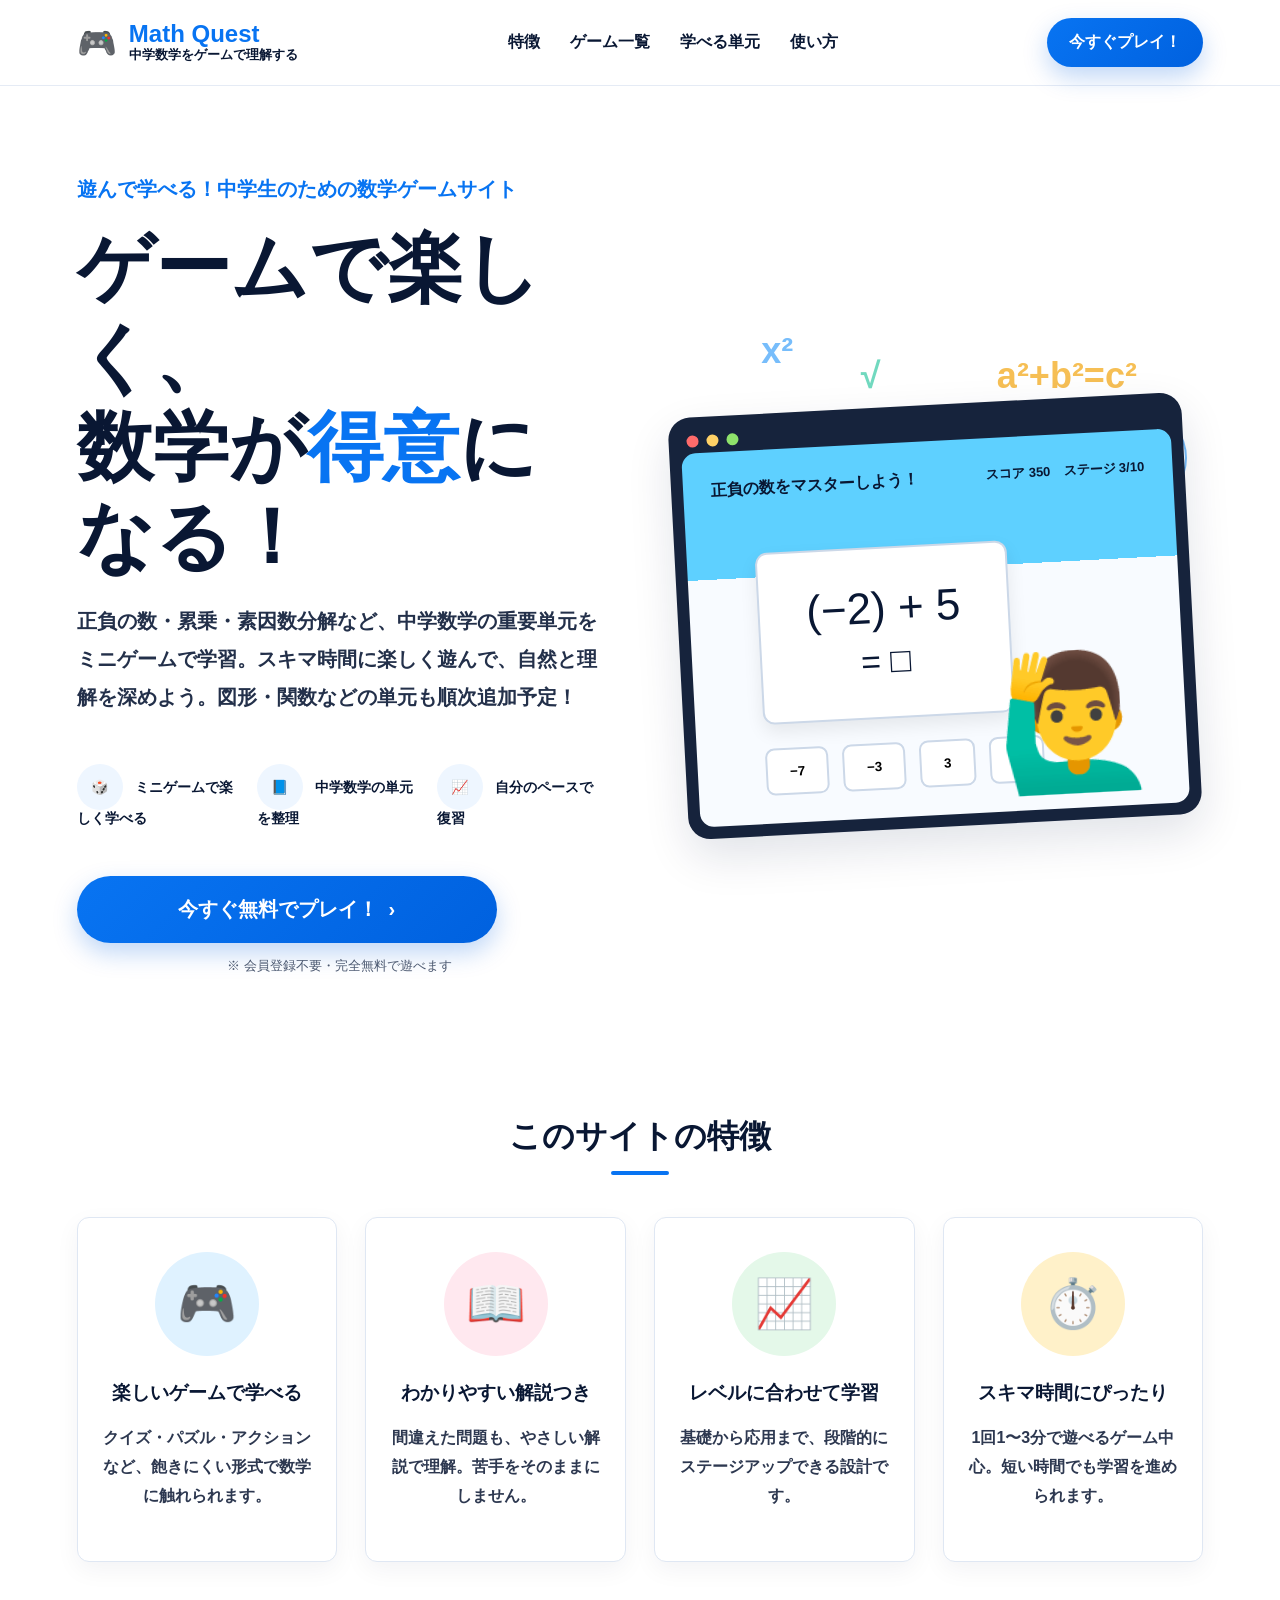
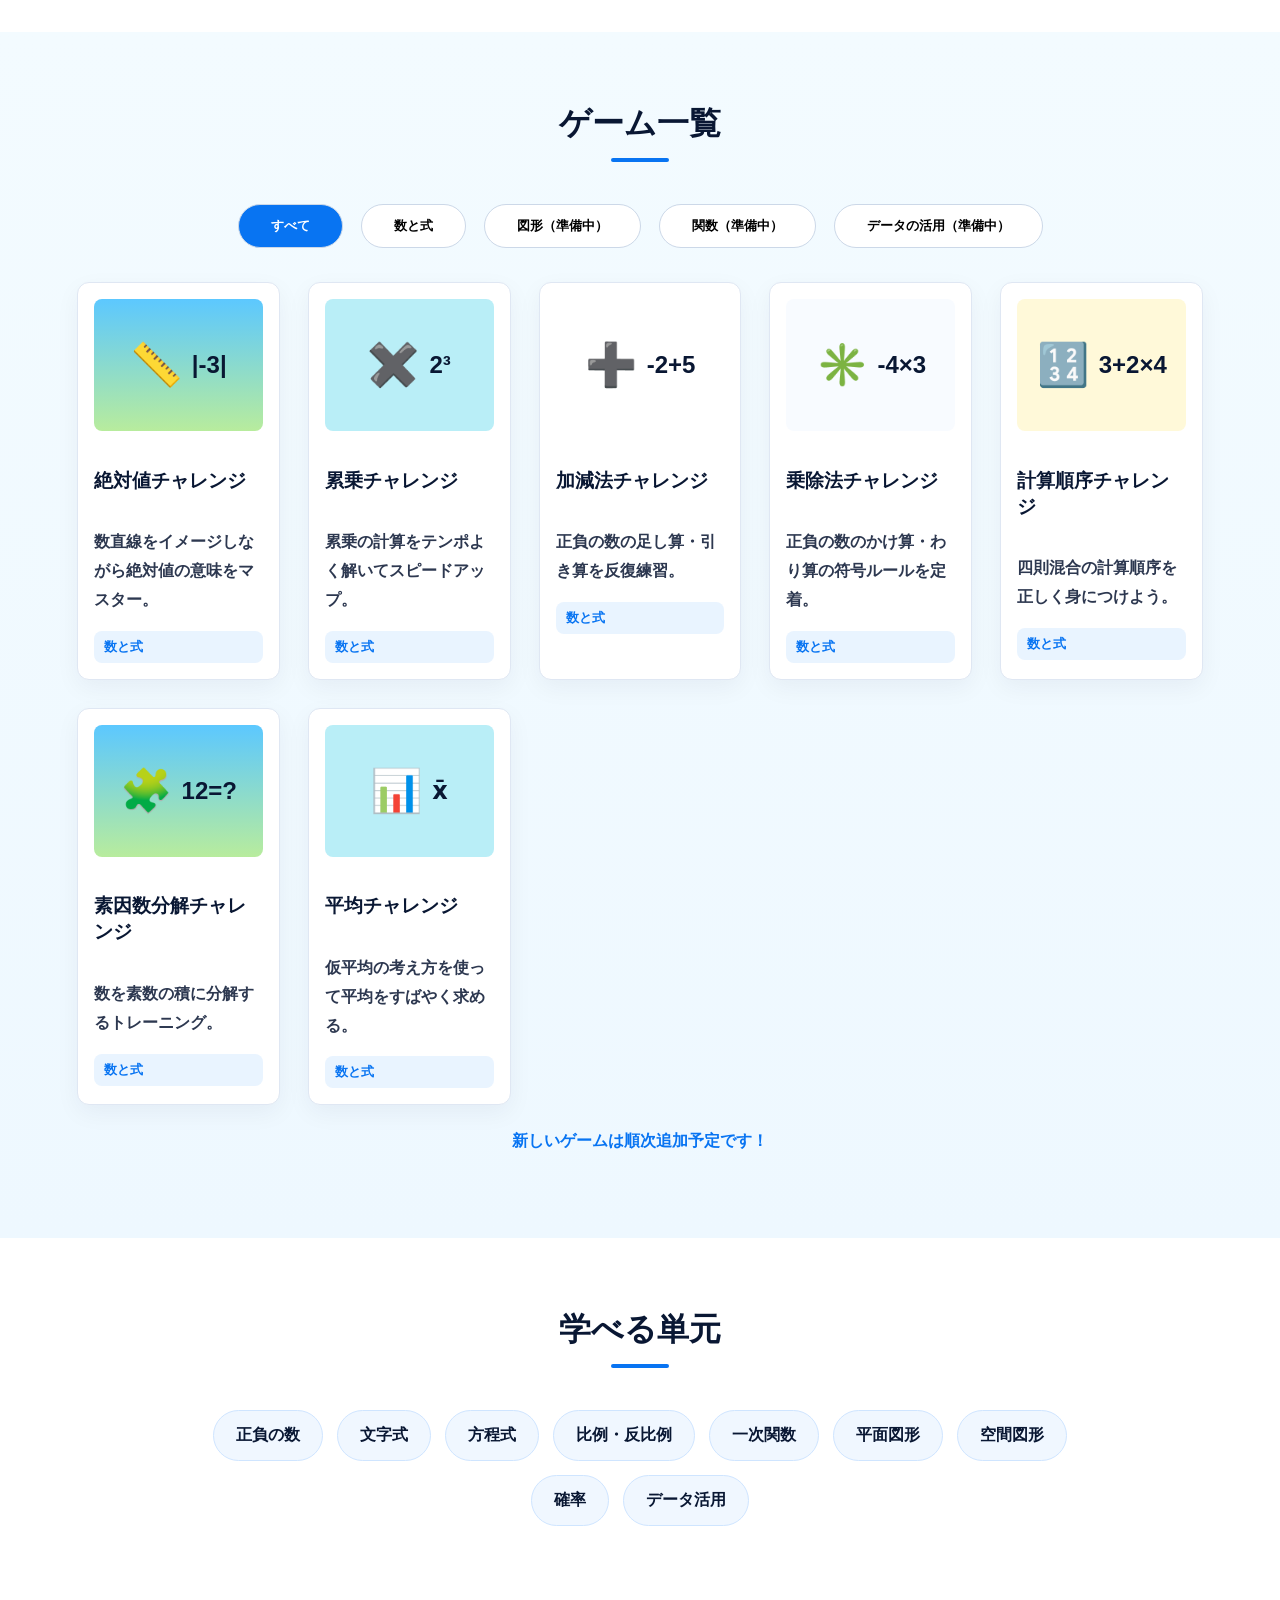
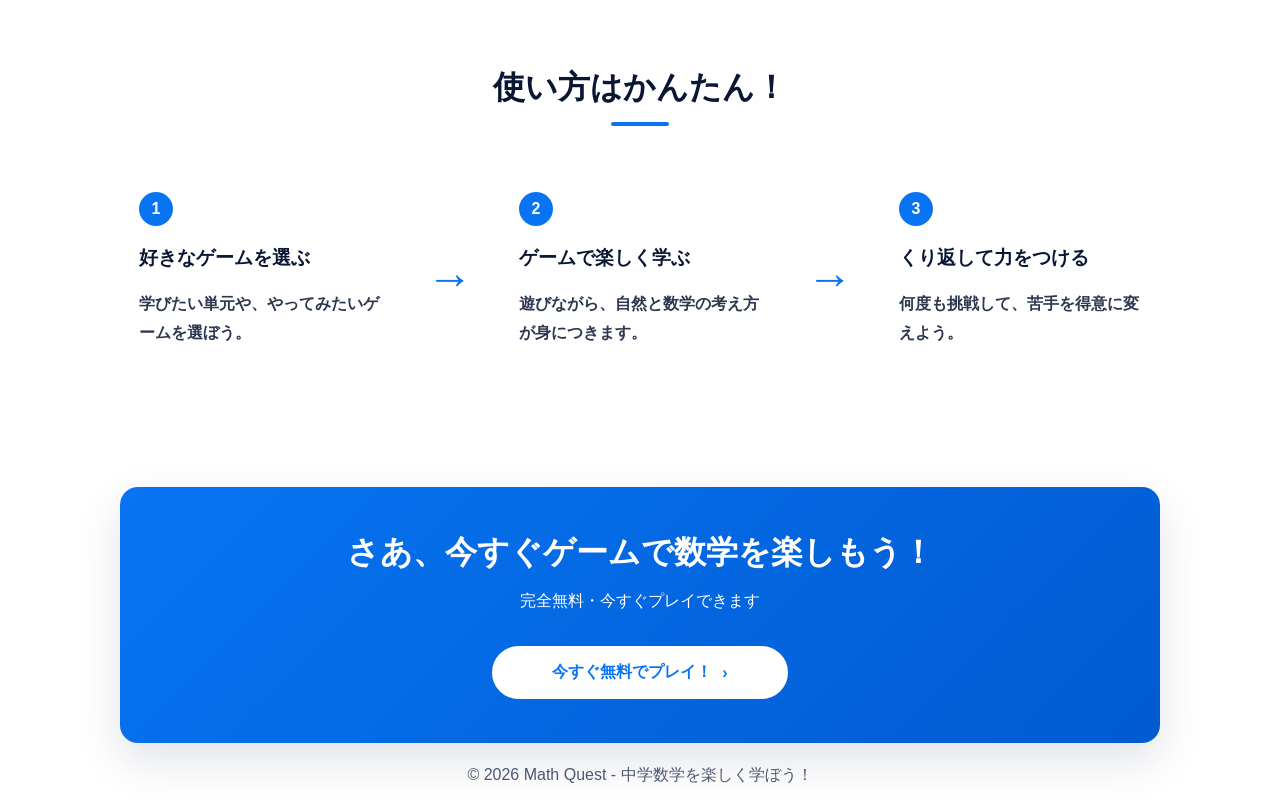
<file: index.html>
<!DOCTYPE html>
<html lang="ja">
<head>
  <meta charset="UTF-8" />
  <meta name="viewport" content="width=device-width, initial-scale=1.0" />
  <title>Math Quest | 中学生向け数学ゲーム</title>
  <meta name="description" content="正負の数・累乗・素因数分解など、中学数学をミニゲームで楽しく学べる無料サイト。会員登録不要で今すぐ遊べます。" />
  <meta property="og:title" content="Math Quest | 中学生向け数学ゲーム" />
  <meta property="og:description" content="正負の数・累乗・素因数分解など、中学数学の重要単元をミニゲームで楽しく学習。図形・関数の単元も順次追加予定。" />
  <meta property="og:type" content="website" />
  <link rel="stylesheet" href="css/styles.css" />
  <noscript><style>.reveal{opacity:1!important;transform:none!important}</style></noscript>
</head>
<body>
  <header class="site-header">
    <a class="brand" href="#top" aria-label="Math Quest トップへ">
      <span class="brand-icon">🎮</span>
      <span><strong>Math Quest</strong><small>中学数学をゲームで理解する</small></span>
    </a>
    <nav class="nav" id="mainNav" aria-label="メインナビゲーション">
      <a href="#features">特徴</a><a href="#games">ゲーム一覧</a><a href="#units">学べる単元</a><a href="#howto">使い方</a>
    </nav>
    <a class="header-cta" href="#games">今すぐプレイ！</a>
    <button class="nav-toggle" id="navToggle" aria-label="メニューを開く" aria-expanded="false" aria-controls="mainNav">
      <span></span><span></span><span></span>
    </button>
  </header>

  <main id="top">
    <section class="hero section">
      <div class="hero-copy reveal">
        <p class="eyebrow">遊んで学べる！中学生のための数学ゲームサイト</p>
        <h1>ゲームで楽しく、<br>数学が<span>得意</span>になる！</h1>
        <p class="lead">正負の数・累乗・素因数分解など、中学数学の重要単元をミニゲームで学習。スキマ時間に楽しく遊んで、自然と理解を深めよう。図形・関数などの単元も順次追加予定！</p>
        <div class="hero-points">
          <p><b>🎲</b> ミニゲームで楽しく学べる</p>
          <p><b>📘</b> 中学数学の単元を整理</p>
          <p><b>📈</b> 自分のペースで復習</p>
        </div>
        <a class="primary-btn" href="#games">今すぐ無料でプレイ！<span>›</span></a>
        <small class="note">※ 会員登録不要・完全無料で遊べます</small>
      </div>

      <div class="hero-visual reveal" aria-label="数学ゲーム画面のイメージ">
        <span class="float f1">x²</span><span class="float f2">√</span><span class="float f3">a²+b²=c²</span><span class="float f4">π</span>
        <div class="game-window">
          <div class="window-bar"><span></span><span></span><span></span></div>
          <div class="game-screen">
            <div class="score"><b>正負の数をマスターしよう！</b><em>スコア 350　ステージ 3/10</em></div>
            <div class="question">(−2) + 5<br><span>= □</span></div>
            <div class="answers"><button>−7</button><button>−3</button><button>3</button><button>7</button></div>
            <div class="character">🙋‍♂️</div>
          </div>
        </div>
      </div>
    </section>

    <section id="features" class="section features">
      <h2>このサイトの特徴</h2>
      <div class="cards four">
        <article class="card reveal"><div class="icon blue">🎮</div><h3>楽しいゲームで学べる</h3><p>クイズ・パズル・アクションなど、飽きにくい形式で数学に触れられます。</p></article>
        <article class="card reveal"><div class="icon pink">📖</div><h3>わかりやすい解説つき</h3><p>間違えた問題も、やさしい解説で理解。苦手をそのままにしません。</p></article>
        <article class="card reveal"><div class="icon green">📈</div><h3>レベルに合わせて学習</h3><p>基礎から応用まで、段階的にステージアップできる設計です。</p></article>
        <article class="card reveal"><div class="icon yellow">⏱️</div><h3>スキマ時間にぴったり</h3><p>1回1〜3分で遊べるゲーム中心。短い時間でも学習を進められます。</p></article>
      </div>
    </section>

    <section id="games" class="section games">
      <h2>ゲーム一覧</h2>
      <div class="tabs" role="tablist" aria-label="単元でしぼり込む">
        <button class="active" role="tab" aria-selected="true" data-filter="すべて">すべて</button><button role="tab" aria-selected="false" data-filter="数と式">数と式</button><button role="tab" aria-selected="false" data-filter="図形">図形（準備中）</button><button role="tab" aria-selected="false" data-filter="関数">関数（準備中）</button><button role="tab" aria-selected="false" data-filter="データの活用">データの活用（準備中）</button>
      </div>
      <div class="cards game-grid" id="gameGrid">
        <a class="game-card reveal" data-category="数と式" href="games/absolute.html"><div class="thumb sky">📏<strong>|-3|</strong></div><h3>絶対値チャレンジ</h3><p>数直線をイメージしながら絶対値の意味をマスター。</p><span>数と式</span></a>
        <a class="game-card reveal" data-category="数と式" href="games/powers.html"><div class="thumb aqua">✖️<strong>2³</strong></div><h3>累乗チャレンジ</h3><p>累乗の計算をテンポよく解いてスピードアップ。</p><span>数と式</span></a>
        <a class="game-card reveal" data-category="数と式" href="games/addition.html"><div class="thumb white">➕<strong>-2+5</strong></div><h3>加減法チャレンジ</h3><p>正負の数の足し算・引き算を反復練習。</p><span>数と式</span></a>
        <a class="game-card reveal" data-category="数と式" href="games/multiply.html"><div class="thumb graph">✳️<strong>-4×3</strong></div><h3>乗除法チャレンジ</h3><p>正負の数のかけ算・わり算の符号ルールを定着。</p><span>数と式</span></a>
        <a class="game-card reveal" data-category="数と式" href="games/order.html"><div class="thumb chart">🔢<strong>3+2×4</strong></div><h3>計算順序チャレンジ</h3><p>四則混合の計算順序を正しく身につけよう。</p><span>数と式</span></a>
        <a class="game-card reveal" data-category="数と式" href="games/factorize.html"><div class="thumb sky">🧩<strong>12=?</strong></div><h3>素因数分解チャレンジ</h3><p>数を素数の積に分解するトレーニング。</p><span>数と式</span></a>
        <a class="game-card reveal" data-category="数と式" href="games/average.html"><div class="thumb aqua">📊<strong>x̄</strong></div><h3>平均チャレンジ</h3><p>仮平均の考え方を使って平均をすばやく求める。</p><span>数と式</span></a>
      </div>
      <p class="no-results" id="noResults" hidden>該当するゲームはまだ準備中です。</p>
      <p class="more">新しいゲームは順次追加予定です！</p>
    </section>

    <section id="units" class="section units">
      <h2>学べる単元</h2>
      <div class="unit-list"><span>正負の数</span><span>文字式</span><span>方程式</span><span>比例・反比例</span><span>一次関数</span><span>平面図形</span><span>空間図形</span><span>確率</span><span>データ活用</span></div>
    </section>

    <section id="howto" class="section howto">
      <h2>使い方はかんたん！</h2>
      <div class="steps">
        <div class="step reveal"><b>1</b><h3>好きなゲームを選ぶ</h3><p>学びたい単元や、やってみたいゲームを選ぼう。</p></div>
        <div class="arrow">→</div>
        <div class="step reveal"><b>2</b><h3>ゲームで楽しく学ぶ</h3><p>遊びながら、自然と数学の考え方が身につきます。</p></div>
        <div class="arrow">→</div>
        <div class="step reveal"><b>3</b><h3>くり返して力をつける</h3><p>何度も挑戦して、苦手を得意に変えよう。</p></div>
      </div>
    </section>

    <section id="cta" class="cta reveal">
      <h2>さあ、今すぐゲームで数学を楽しもう！</h2>
      <p>完全無料・今すぐプレイできます</p>
      <a class="white-btn" href="#games">今すぐ無料でプレイ！<span>›</span></a>
    </section>
  </main>

  <footer>© 2026 Math Quest - 中学数学を楽しく学ぼう！</footer>
  <script src="js/script.js"></script>
</body>
</html>
</file>
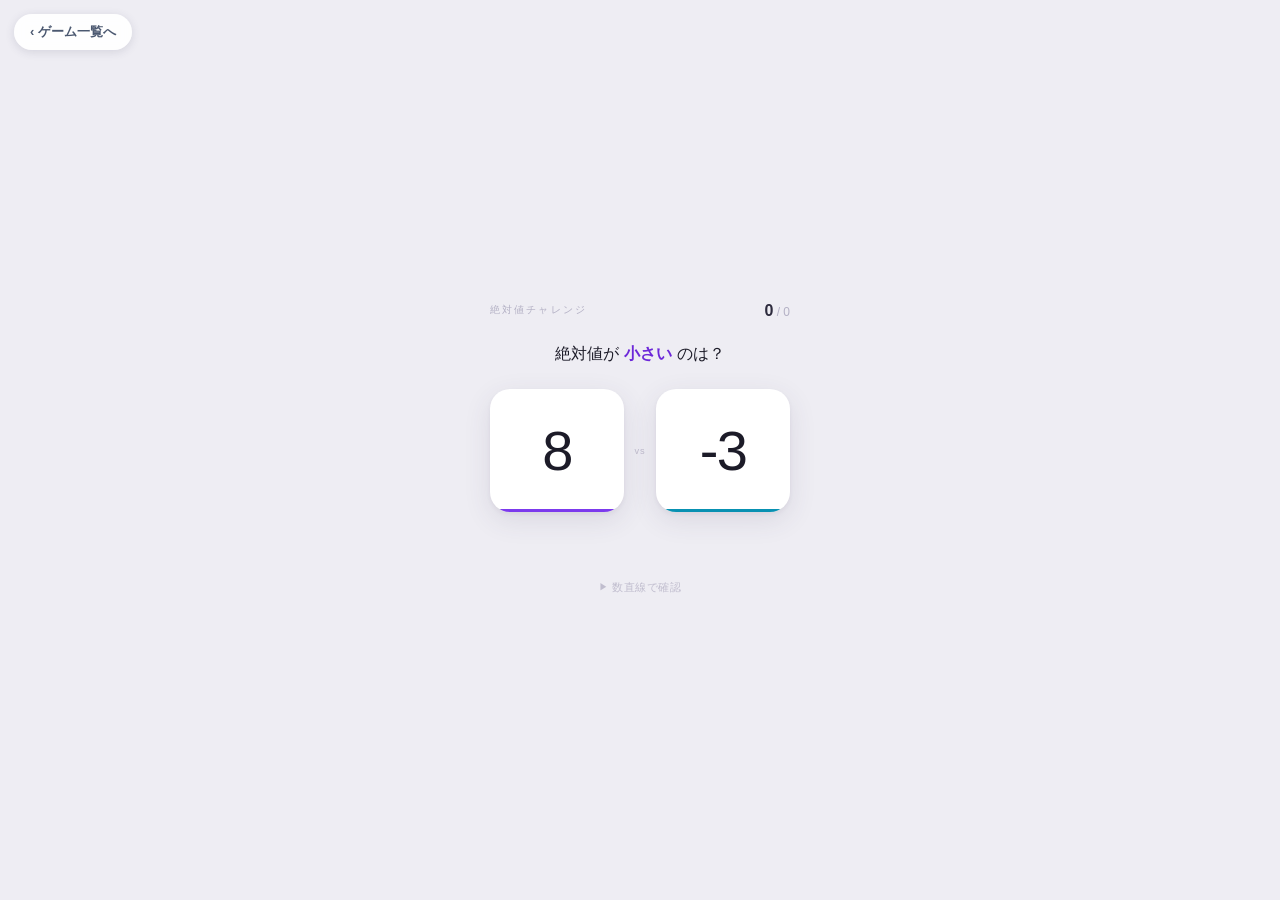
<file: games/absolute.html>
<!DOCTYPE html>
<html lang="ja">
<head>
  <meta charset="UTF-8">
  <meta name="viewport" content="width=device-width, initial-scale=1.0">
  <title>絶対値チャレンジ | Math Quest</title>
  <link rel="stylesheet" href="../css/game-nav.css">
  <style>
    *, *::before, *::after { margin: 0; padding: 0; box-sizing: border-box; }

    body {
      font-family: -apple-system, 'Hiragino Sans', 'Meiryo', sans-serif;
      background: #eeedf3;
      min-height: 100vh;
      display: flex;
      align-items: center;
      justify-content: center;
      transition: background 0.3s ease;
    }

    .game {
      width: min(300px, 100vw - 2.5rem);
      display: flex;
      flex-direction: column;
      align-items: center;
      gap: 1.5rem;
    }

    /* ── header ── */
    .header { width: 100%; display: flex; justify-content: space-between; align-items: center; }
    .title { font-size: 0.6rem; letter-spacing: 0.22em; color: #b3b0c4; font-weight: 500; }
    .score { font-size: 0.75rem; color: #b3b0c4; }
    .score b { color: #2d2b3d; font-size: 1rem; font-weight: 600; }

    /* ── question ── */
    .question {
      font-size: 1rem; color: #1c1b28; text-align: center;
      letter-spacing: 0.01em; transition: opacity 0.16s ease;
    }
    .q-key { color: #6d28d9; font-weight: 700; }

    /* ── pair ── */
    .pair {
      display: flex; align-items: center; width: 100%;
      transition: opacity 0.16s ease;
    }

    .num-card {
      flex: 1; position: relative; overflow: hidden;
      padding: 2.1rem 0.4rem;
      background: white; border-radius: 20px; text-align: center;
      cursor: pointer;
      box-shadow: 0 2px 4px rgba(60,58,90,0.06), 0 8px 28px rgba(60,58,90,0.11);
      transition: background 0.22s, transform 0.1s, box-shadow 0.22s;
      user-select: none;
    }
    .num-card:active { transform: scale(0.95); }
    .num-card::after {
      content: ''; position: absolute;
      bottom: 0; left: 0; right: 0; height: 3px;
      border-radius: 0 0 20px 20px;
      transition: opacity 0.22s;
    }
    #cardA::after { background: #7c3aed; }
    #cardB::after { background: #0891b2; }

    .num-val {
      font-weight: 200; color: #1c1b28;
      letter-spacing: -0.03em; font-variant-numeric: tabular-nums;
      line-height: 1; transition: color 0.22s;
    }
    .num-card.hit {
      background: #22c55e;
      box-shadow: 0 4px 20px rgba(34,197,94,0.32);
    }
    .num-card.hit::after, .num-card.miss::after { opacity: 0; }
    .num-card.hit .num-val { color: white; }
    .num-card.miss {
      background: #ef4444;
      box-shadow: 0 4px 20px rgba(239,68,68,0.28);
    }
    .num-card.miss .num-val { color: white; }

    .sep {
      font-size: 0.58rem; color: #c0bdce;
      letter-spacing: 0.1em; width: 2rem;
      text-align: center; flex-shrink: 0;
    }

    /* ── feedback ── */
    .fb {
      font-size: 0.74rem; min-height: 1.1rem;
      color: transparent; transition: color 0.2s; text-align: center;
    }
    .fb.ok  { color: #059669; }
    .fb.err { color: #dc2626; }

    /* ── hint ── */
    .hint-wrap { width: 100%; }
    .hint-btn {
      display: flex; align-items: center; gap: 0.25rem;
      margin: 0 auto; background: none; border: none;
      font-family: inherit; font-size: 0.67rem; color: #c0bdce;
      cursor: pointer; padding: 0.2rem 0.4rem;
      border-radius: 6px; transition: color 0.15s; letter-spacing: 0.04em;
    }
    .hint-btn:hover { color: #7c78a0; }
    .chev { display: inline-block; transition: transform 0.22s; font-size: 0.55rem; }
    .chev.open { transform: rotate(90deg); }
    .hint-body {
      display: none; flex-direction: column; gap: 0.7rem;
      margin-top: 0.65rem; padding: 1rem 0.85rem;
      background: white; border-radius: 14px;
      box-shadow: 0 2px 14px rgba(60,58,90,0.08);
    }
    .hint-body.open { display: flex; }
    .nl-legend { display: flex; justify-content: center; gap: 1.4rem; }
    .nl-item { display: flex; align-items: center; gap: 0.3rem; font-size: 0.68rem; color: #555; }
    .nl-dot { width: 9px; height: 9px; border-radius: 50%; flex-shrink: 0; }
    .hint-note { font-size: 0.7rem; color: #64748b; text-align: center; line-height: 1.5; }
    .hint-note b { color: #1c1b28; }

    /* ══ STREAK SYSTEM ══ */

    /* Toast — slides down from top */
    .toast {
      position: fixed; top: 1.2rem; left: 50%;
      transform: translateX(-50%) translateY(-80px);
      padding: 0.5rem 1.4rem;
      border-radius: 50px;
      font-size: 0.92rem; font-weight: 700; color: white;
      box-shadow: 0 6px 24px rgba(0,0,0,0.22);
      opacity: 0;
      transition: transform 0.32s cubic-bezier(0.34,1.56,0.64,1), opacity 0.25s ease;
      z-index: 300; pointer-events: none; white-space: nowrap;
    }
    .toast.show {
      transform: translateX(-50%) translateY(0);
      opacity: 1;
    }

    /* Shake */
    @keyframes shake {
      0%,100% { transform: translateX(0); }
      18%  { transform: translateX(-9px); }
      36%  { transform: translateX(9px); }
      54%  { transform: translateX(-6px); }
      72%  { transform: translateX(6px); }
    }
    .shaking { animation: shake 0.45s ease; }

    /* Confetti */
    @keyframes confettiFall {
      0%   { transform: translateY(0) rotate(0deg); opacity: 1; }
      80%  { opacity: 0.85; }
      100% { transform: translateY(110vh) rotate(750deg); opacity: 0; }
    }

    /* Clear overlay */
    .clear-overlay {
      position: fixed; inset: 0;
      background: rgba(28,27,40,0.84);
      display: flex; align-items: center; justify-content: center;
      z-index: 500;
      opacity: 0; pointer-events: none;
      transition: opacity 0.4s ease;
      backdrop-filter: blur(8px);
      -webkit-backdrop-filter: blur(8px);
    }
    .clear-overlay.show { opacity: 1; pointer-events: all; }

    .clear-card {
      background: white; border-radius: 28px;
      padding: 2.6rem 2rem 2rem;
      text-align: center; width: min(278px, 90vw);
      box-shadow: 0 28px 60px rgba(0,0,0,0.35);
      transform: scale(0.82);
      transition: transform 0.42s cubic-bezier(0.34,1.56,0.64,1);
    }
    .clear-overlay.show .clear-card { transform: scale(1); }

    .clear-emoji  { font-size: 3rem; line-height: 1; margin-bottom: 0.3rem; }
    .clear-title  {
      font-size: 2.4rem; font-weight: 800; color: #1c1b28;
      letter-spacing: -0.04em; margin-bottom: 0.25rem;
    }
    .clear-streak {
      font-size: 0.8rem; font-weight: 700;
      color: #6d28d9; letter-spacing: 0.06em; margin-bottom: 1.3rem;
    }
    .clear-divider {
      width: 36px; height: 2px; background: #eeedf3;
      margin: 0 auto 1.2rem;
    }
    .clear-stat { font-size: 0.82rem; color: #94a3b8; margin-bottom: 0.2rem; }
    .clear-stat b { color: #1c1b28; font-size: 1rem; }
    .clear-actions { margin-top: 1.7rem; }
    .clear-retry {
      background: #1c1b28; color: white;
      border: none; border-radius: 14px;
      padding: 0.9rem 2.5rem;
      font-size: 0.9rem; font-family: inherit; font-weight: 600;
      cursor: pointer; transition: background 0.15s; letter-spacing: 0.02em;
    }
    .clear-retry:hover { background: #2d2b3d; }
  </style>
</head>
<body>

<a class="site-back" href="../index.html#games" aria-label="ゲーム一覧へ戻る">‹ ゲーム一覧へ</a>

<div class="toast" id="toast"></div>

<div class="game" id="gameEl">
  <div class="header">
    <div class="title">絶対値チャレンジ</div>
    <div class="score"><b id="sc">0</b> / <span id="tot">0</span></div>
  </div>

  <div class="question" id="question">
    絶対値が <span class="q-key" id="qKey">大きい</span> のは？
  </div>

  <div class="pair" id="pair">
    <div class="num-card" id="cardA" onclick="answer('a')">
      <div class="num-val" id="numA">—</div>
    </div>
    <div class="sep">vs</div>
    <div class="num-card" id="cardB" onclick="answer('b')">
      <div class="num-val" id="numB">—</div>
    </div>
  </div>

  <div class="fb" id="fb"></div>

  <div class="hint-wrap">
    <button class="hint-btn" onclick="toggleHint()">
      <span class="chev" id="chev">▶</span> 数直線で確認
    </button>
    <div class="hint-body" id="hb">
      <svg id="nlSvg" viewBox="0 0 268 68" width="100%"
           style="overflow:visible; display:block;"></svg>
      <div class="nl-legend">
        <div class="nl-item">
          <div class="nl-dot" style="background:#7c3aed"></div><span>左のカード</span>
        </div>
        <div class="nl-item">
          <div class="nl-dot" style="background:#0891b2"></div><span>右のカード</span>
        </div>
      </div>
      <p class="hint-note">0 から遠いほど <b>絶対値が大きい</b></p>
    </div>
  </div>
</div>

<!-- Clear screen -->
<div class="clear-overlay" id="clearOverlay">
  <div class="clear-card">
    <div class="clear-emoji">🎊</div>
    <div class="clear-title">クリア！</div>
    <div class="clear-streak">10 問連続正解！！</div>
    <div class="clear-divider"></div>
    <p class="clear-stat">正解率 <b id="clearRate">—</b></p>
    <p class="clear-stat"><b id="clearFrac">—</b> 問正解</p>
    <div class="clear-actions">
      <button class="clear-retry" onclick="resetGame()">もう一度</button>
    </div>
  </div>
</div>

<script>
  /* ── constants ── */
  const COL_A = '#7c3aed', COL_B = '#0891b2';
  const CONFETTI_COLORS = ['#7c3aed','#0891b2','#22c55e','#f97316','#ec4899','#eab308','#3b82f6'];
  const MILESTONES = {
    3: { msg: '🔥 3連続！',      bg: '#d97706', flash: '#fffbeb', confetti: 0,  shake: false },
    5: { msg: '⭐ 5連続！！',    bg: '#f97316', flash: '#fff7ed', confetti: 15, shake: false },
    8: { msg: '🚀 8連続！！！',  bg: '#7c3aed', flash: '#f5f3ff', confetti: 25, shake: true  },
    9: { msg: '🌟 9連続！！！！', bg: '#059669', flash: '#ecfdf5', confetti: 35, shake: true  },
  };

  /* ── question data ── */
  const pairs = [
    {a:-5,  b: 3  }, {a:-8,  b: 2  }, {a:-1,  b: 7  }, {a: 0,  b:-3  },
    {a:-3,  b:-7  }, {a: 4,  b: 6  }, {a:-4,  b: 1  }, {a: 9,  b:-6  },
    {a:-0.5,b: 1.5}, {a:-3,  b: 1.5}, {a: 0,  b: 5  }, {a:-2,  b:-5  },
    {a: 7,  b:-4  }, {a:-1,  b: 0  }, {a: 6,  b:-9  }, {a:-2.5,b: 2  },
    {a:-6,  b: 4  }, {a: 8,  b:-3  }, {a:-7,  b: 5  },
  ];

  let pool = [...pairs].sort(() => Math.random() - 0.5);
  let pidx = 0, cur = null, askBigger = true;
  let okCount = 0, totCount = 0, streak = 0, locked = false;

  const $ = id => document.getElementById(id);
  const fmt = n => n.toString();

  /* ── sizing ── */
  function setSize(el, n) {
    const len = fmt(n).length;
    el.style.fontSize = len <= 2 ? '3.5rem' : len <= 3 ? '2.8rem' : '2.2rem';
  }

  function setFb(text, cls) {
    const el = $('fb');
    el.textContent = text;
    el.className = 'fb' + (cls ? ' ' + cls : '');
  }

  /* ── number line ── */
  function drawNumLine(a, b) {
    const W = 268, CX = W / 2, dotY = 36;
    const maxAbs = Math.max(Math.abs(a), Math.abs(b), 0.5);
    const scale  = (CX - 20) / maxAbs;
    const clamp  = x => Math.max(8, Math.min(W - 8, x));
    const xa = clamp(CX + a * scale), xb = clamp(CX + b * scale);
    const absA = Math.abs(a), absB = Math.abs(b);
    const lyA = dotY - 14, lyB = Math.abs(xa - xb) < 26 ? dotY - 27 : dotY - 14;
    let s = '';
    s += `<line x1="6" y1="${dotY}" x2="${W-6}" y2="${dotY}" stroke="#ddd9ec" stroke-width="2" stroke-linecap="round"/>`;
    s += `<line x1="${CX}" y1="${dotY-6}" x2="${CX}" y2="${dotY+6}" stroke="#b3b0c4" stroke-width="1.5"/>`;
    s += `<text x="${CX}" y="${dotY+19}" text-anchor="middle" font-size="10" fill="#b3b0c4" font-family="sans-serif">0</text>`;
    const lineOrder = absA >= absB ? [[xa,COL_A],[xb,COL_B]] : [[xb,COL_B],[xa,COL_A]];
    lineOrder.forEach(([x,c]) =>
      s += `<line x1="${CX}" y1="${dotY}" x2="${x}" y2="${dotY}" stroke="${c}" stroke-width="3" stroke-linecap="round" opacity="0.4"/>`
    );
    s += `<circle cx="${xa}" cy="${dotY}" r="5.5" fill="${COL_A}"/>`;
    s += `<circle cx="${xb}" cy="${dotY}" r="5.5" fill="${COL_B}"/>`;
    s += `<text x="${xa}" y="${lyA}" text-anchor="middle" font-size="12" font-weight="bold" fill="${COL_A}" font-family="sans-serif">${fmt(a)}</text>`;
    s += `<text x="${xb}" y="${lyB}" text-anchor="middle" font-size="12" font-weight="bold" fill="${COL_B}" font-family="sans-serif">${fmt(b)}</text>`;
    $('nlSvg').innerHTML = s;
  }

  /* ── streak effects ── */

  let toastTimer;
  function showToast(msg, bg) {
    const t = $('toast');
    clearTimeout(toastTimer);
    t.textContent = msg;
    t.style.background = bg;
    t.classList.remove('show');
    void t.offsetWidth; // restart transition
    t.classList.add('show');
    toastTimer = setTimeout(() => t.classList.remove('show'), 2300);
  }

  function flashBg(color) {
    document.body.style.background = color;
    setTimeout(() => { document.body.style.background = '#eeedf3'; }, 330);
  }

  function spawnConfetti(count) {
    for (let i = 0; i < count; i++) {
      const el = document.createElement('div');
      const sz = 6 + Math.random() * 9;
      el.style.cssText = `
        position:fixed; z-index:600;
        left:${4 + Math.random() * 92}vw;
        top:-${8 + Math.random() * 14}px;
        width:${sz}px; height:${sz}px;
        background:${CONFETTI_COLORS[Math.floor(Math.random() * CONFETTI_COLORS.length)]};
        border-radius:${Math.random() > 0.5 ? '50%' : '3px'};
        animation: confettiFall ${1.4 + Math.random() * 1.6}s ease-in forwards;
        animation-delay:${Math.random() * 0.7}s;
        pointer-events:none;
      `;
      document.body.appendChild(el);
      setTimeout(() => el.remove(), 3800);
    }
  }

  function shakeGame() {
    const el = $('gameEl');
    el.classList.remove('shaking');
    void el.offsetWidth;
    el.classList.add('shaking');
    setTimeout(() => el.classList.remove('shaking'), 500);
  }

  /* ── milestone check — returns true if clear triggered ── */
  function checkStreak() {
    if (streak === 10) {
      flashBg('#f0fdf4');
      setTimeout(() => { spawnConfetti(45); showClear(); }, 1300);
      return true;
    }
    const m = MILESTONES[streak];
    if (m) {
      showToast(m.msg, m.bg);
      flashBg(m.flash);
      if (m.confetti > 0) spawnConfetti(m.confetti);
      if (m.shake) shakeGame();
    }
    return false;
  }

  function showClear() {
    const rate = totCount > 0 ? Math.round(okCount / totCount * 100) : 0;
    $('clearRate').textContent = `${rate}%`;
    $('clearFrac').textContent = `${okCount} / ${totCount}`;
    $('clearOverlay').classList.add('show');
  }

  function resetGame() {
    streak = 0; okCount = 0; totCount = 0;
    $('sc').textContent = '0';
    $('tot').textContent = '0';
    $('clearOverlay').classList.remove('show');
    $('cardA').className = 'num-card';
    $('cardB').className = 'num-card';
    $('pair').style.opacity = '1';
    $('question').style.opacity = '1';
    locked = false;
    loadQ();
    setFb('', '');
  }

  /* ── core game ── */
  function loadQ() {
    if (pidx >= pool.length) {
      pool = [...pairs].sort(() => Math.random() - 0.5);
      pidx = 0;
    }
    cur = pool[pidx++];
    askBigger = Math.random() < 0.5;
    $('qKey').textContent = askBigger ? '大きい' : '小さい';
    $('numA').textContent = fmt(cur.a);
    $('numB').textContent = fmt(cur.b);
    setSize($('numA'), cur.a);
    setSize($('numB'), cur.b);
    drawNumLine(cur.a, cur.b);
  }

  function next() {
    $('pair').style.opacity = '0';
    $('question').style.opacity = '0';
    setTimeout(() => {
      $('cardA').className = 'num-card';
      $('cardB').className = 'num-card';
      loadQ();
      setFb('', '');
      $('pair').style.opacity = '1';
      $('question').style.opacity = '1';
      locked = false;
    }, 175);
  }

  function answer(side) {
    if (locked) return;
    locked = true;

    const absA = Math.abs(cur.a), absB = Math.abs(cur.b);
    const correct = askBigger ? (absA > absB ? 'a' : 'b') : (absA < absB ? 'a' : 'b');
    const right = (side === correct);
    totCount++;

    const clicked = $(side === 'a' ? 'cardA' : 'cardB');
    const other   = $(side === 'a' ? 'cardB' : 'cardA');

    const fbText = `${fmt(cur.a)} の絶対値: ${absA}　${fmt(cur.b)} の絶対値: ${absB}`;

    if (right) {
      okCount++; streak++;
      clicked.classList.add('hit');
      setFb(fbText, 'ok');
      if (!checkStreak()) setTimeout(next, 1700);
      // if checkStreak() returns true, clear is pending — don't call next()
    } else {
      streak = 0;
      clicked.classList.add('miss');
      other.classList.add('hit');
      setFb(fbText, 'err');
      setTimeout(next, 1700);
    }

    $('sc').textContent = okCount;
    $('tot').textContent = totCount;
  }

  function toggleHint() {
    $('hb').classList.toggle('open');
    $('chev').classList.toggle('open');
  }

  loadQ();
</script>
</body>
</html>
</file>
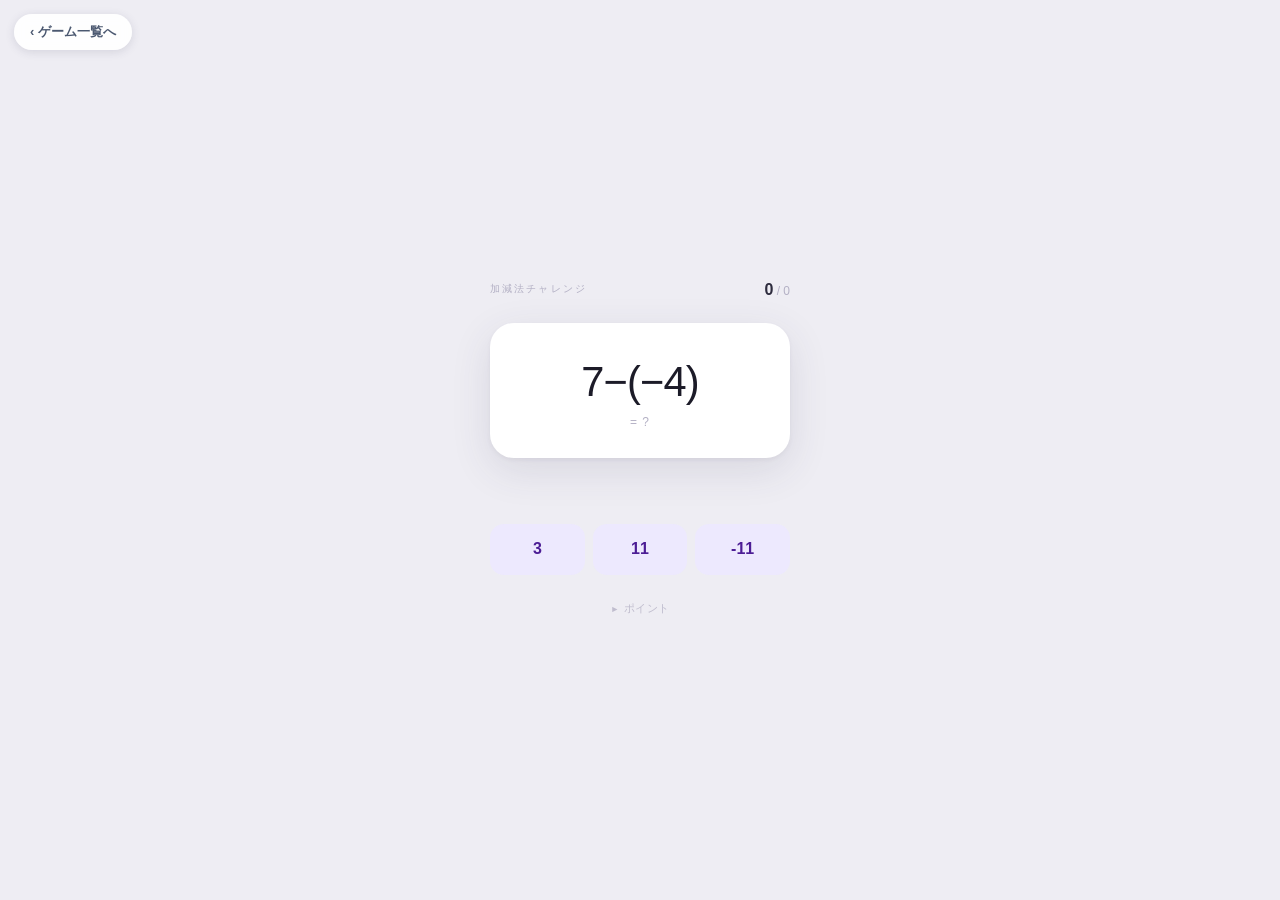
<file: games/addition.html>
<!DOCTYPE html>
<html lang="ja">
<head>
  <meta charset="UTF-8">
  <meta name="viewport" content="width=device-width, initial-scale=1.0">
  <title>加減法チャレンジ | Math Quest</title>
  <link rel="stylesheet" href="../css/game-nav.css">
  <style>
    *, *::before, *::after { margin: 0; padding: 0; box-sizing: border-box; }

    body {
      font-family: -apple-system, 'Hiragino Sans', 'Meiryo', sans-serif;
      background: #eeedf3;
      min-height: 100vh;
      display: flex; align-items: center; justify-content: center;
      transition: background 0.3s ease;
    }

    .game {
      width: min(300px, 100vw - 2.5rem);
      display: flex; flex-direction: column; align-items: center; gap: 1.5rem;
    }

    .header { width: 100%; display: flex; justify-content: space-between; align-items: center; }
    .title { font-size: 0.6rem; letter-spacing: 0.22em; color: #b3b0c4; font-weight: 500; }
    .score { font-size: 0.75rem; color: #b3b0c4; }
    .score b { color: #2d2b3d; font-size: 1rem; font-weight: 600; }

    .expr-card {
      width: 100%; background: white; border-radius: 24px;
      padding: 2.2rem 1.5rem 1.8rem; text-align: center;
      box-shadow: 0 2px 4px rgba(60,58,90,0.06), 0 12px 40px rgba(60,58,90,0.12);
      display: flex; flex-direction: column; align-items: center; gap: 0.6rem;
      transition: background 0.28s ease, opacity 0.16s ease;
    }
    .expr-card.ok  { background: #d1fae5; }
    .expr-card.err { background: #fee2e2; }

    .expr {
      font-size: 2.6rem; font-weight: 200; color: #1c1b28;
      letter-spacing: -0.02em; line-height: 1.15; transition: color 0.28s;
    }
    .expr-card.ok  .expr { color: #059669; }
    .expr-card.err .expr { color: #dc2626; }
    .expr-label { font-size: 0.75rem; color: #b3b0c4; letter-spacing: 0.08em; }

    .fb {
      font-size: 0.74rem; min-height: 1.1rem;
      color: transparent; transition: color 0.2s; text-align: center; line-height: 1.4;
    }
    .fb.ok  { color: #059669; }
    .fb.err { color: #dc2626; }

    .choices {
      display: grid; grid-template-columns: 1fr 1fr 1fr;
      gap: 0.5rem; width: 100%;
    }
    .choice {
      padding: 1.05rem 0;
      background: #ede9fe; color: #4c1d95;
      border: none; border-radius: 14px;
      font-size: 1rem; font-weight: 700;
      font-family: inherit; font-variant-numeric: tabular-nums;
      cursor: pointer;
      transition: background 0.15s, color 0.15s, transform 0.1s;
    }
    .choice:active { transform: scale(0.95); }
    .choice:disabled { cursor: default; }
    .choice.hit  { background: #22c55e; color: white; }
    .choice.miss { background: #ef4444; color: white; }

    .hint-wrap { width: 100%; }
    .hint-btn {
      display: flex; align-items: center; gap: 0.25rem;
      margin: 0 auto; background: none; border: none;
      font-family: inherit; font-size: 0.67rem; color: #c0bdce;
      cursor: pointer; padding: 0.2rem 0.4rem;
      border-radius: 6px; transition: color 0.15s; letter-spacing: 0.04em;
    }
    .hint-btn:hover { color: #7c78a0; }
    .chev { display: inline-block; transition: transform 0.22s; font-size: 0.55rem; }
    .chev.open { transform: rotate(90deg); }
    .hint-body {
      display: none; flex-direction: column; gap: 0.55rem;
      margin-top: 0.65rem; padding: 0.9rem 1rem;
      background: white; border-radius: 14px;
      box-shadow: 0 2px 14px rgba(60,58,90,0.08);
    }
    .hint-body.open { display: flex; }
    .hp-row {
      display: flex; align-items: center; gap: 0.7rem;
      font-size: 0.76rem; color: #64748b;
      border-bottom: 1px solid #f1f0f6; padding-bottom: 0.5rem;
    }
    .hp-row:last-child { border-bottom: none; padding-bottom: 0; }
    .hp-key { font-size: 0.9rem; font-weight: 300; color: #1c1b28; min-width: 70px; text-align: right; flex-shrink: 0; }
    .hp-calc { flex: 1; line-height: 1.5; }
    .hp-calc b { color: #1c1b28; }
    .hp-calc .accent { color: #6d28d9; font-weight: 700; }

    /* ══ STREAK SYSTEM ══ */
    .toast {
      position: fixed; top: 1.2rem; left: 50%;
      transform: translateX(-50%) translateY(-80px);
      padding: 0.5rem 1.4rem; border-radius: 50px;
      font-size: 0.92rem; font-weight: 700; color: white;
      box-shadow: 0 6px 24px rgba(0,0,0,0.22); opacity: 0;
      transition: transform 0.32s cubic-bezier(0.34,1.56,0.64,1), opacity 0.25s ease;
      z-index: 300; pointer-events: none; white-space: nowrap;
    }
    .toast.show { transform: translateX(-50%) translateY(0); opacity: 1; }

    @keyframes shake {
      0%,100% { transform: translateX(0); }
      18% { transform: translateX(-9px); } 36% { transform: translateX(9px); }
      54% { transform: translateX(-6px); } 72% { transform: translateX(6px); }
    }
    .shaking { animation: shake 0.45s ease; }

    @keyframes confettiFall {
      0%   { transform: translateY(0) rotate(0deg); opacity: 1; }
      80%  { opacity: 0.85; }
      100% { transform: translateY(110vh) rotate(750deg); opacity: 0; }
    }

    .clear-overlay {
      position: fixed; inset: 0; background: rgba(28,27,40,0.84);
      display: flex; align-items: center; justify-content: center;
      z-index: 500; opacity: 0; pointer-events: none;
      transition: opacity 0.4s ease;
      backdrop-filter: blur(8px); -webkit-backdrop-filter: blur(8px);
    }
    .clear-overlay.show { opacity: 1; pointer-events: all; }
    .clear-card {
      background: white; border-radius: 28px; padding: 2.6rem 2rem 2rem;
      text-align: center; width: min(278px, 90vw);
      box-shadow: 0 28px 60px rgba(0,0,0,0.35);
      transform: scale(0.82);
      transition: transform 0.42s cubic-bezier(0.34,1.56,0.64,1);
    }
    .clear-overlay.show .clear-card { transform: scale(1); }
    .clear-emoji  { font-size: 3rem; line-height: 1; margin-bottom: 0.3rem; }
    .clear-title  { font-size: 2.4rem; font-weight: 800; color: #1c1b28; letter-spacing: -0.04em; margin-bottom: 0.25rem; }
    .clear-streak { font-size: 0.8rem; font-weight: 700; color: #6d28d9; letter-spacing: 0.06em; margin-bottom: 1.3rem; }
    .clear-divider { width: 36px; height: 2px; background: #eeedf3; margin: 0 auto 1.2rem; }
    .clear-stat { font-size: 0.82rem; color: #94a3b8; margin-bottom: 0.2rem; }
    .clear-stat b { color: #1c1b28; font-size: 1rem; }
    .clear-actions { margin-top: 1.7rem; }
    .clear-retry {
      background: #1c1b28; color: white; border: none; border-radius: 14px;
      padding: 0.9rem 2.5rem; font-size: 0.9rem; font-family: inherit;
      font-weight: 600; cursor: pointer; transition: background 0.15s;
    }
    .clear-retry:hover { background: #2d2b3d; }
  </style>
</head>
<body>

<a class="site-back" href="../index.html#games" aria-label="ゲーム一覧へ戻る">‹ ゲーム一覧へ</a>

<div class="toast" id="toast"></div>

<div class="game" id="gameEl">
  <div class="header">
    <div class="title">加減法チャレンジ</div>
    <div class="score"><b id="sc">0</b> / <span id="tot">0</span></div>
  </div>

  <div class="expr-card" id="exprCard">
    <div class="expr" id="exprEl">&mdash;</div>
    <div class="expr-label">= ?</div>
  </div>

  <div class="fb" id="fb"></div>

  <div class="choices">
    <button class="choice" id="c0" onclick="answer(0)">&mdash;</button>
    <button class="choice" id="c1" onclick="answer(1)">&mdash;</button>
    <button class="choice" id="c2" onclick="answer(2)">&mdash;</button>
  </div>

  <div class="hint-wrap">
    <button class="hint-btn" onclick="toggleHint()">
      <span class="chev" id="chev">&#9658;</span> ポイント
    </button>
    <div class="hint-body" id="hb">
      <div class="hp-row">
        <span class="hp-key">&minus;(&#8722;b)</span>
        <span class="hp-calc"><span class="accent">+b</span> に変わる</span>
      </div>
      <div class="hp-row">
        <span class="hp-key">7&#8722;(&#8722;4)</span>
        <span class="hp-calc">= 7<span class="accent">+4</span> = <b>11</b></span>
      </div>
      <div class="hp-row">
        <span class="hp-key">(&#8722;5)&#8722;(&#8722;3)</span>
        <span class="hp-calc">= &#8722;5<span class="accent">+3</span> = <b>&#8722;2</b></span>
      </div>
      <div class="hp-row">
        <span class="hp-key">(&#8722;6)+(&#8722;8)</span>
        <span class="hp-calc">= &#8722;(6+8) = <b>&#8722;14</b></span>
      </div>
    </div>
  </div>
</div>

<div class="clear-overlay" id="clearOverlay">
  <div class="clear-card">
    <div class="clear-emoji">&#127882;</div>
    <div class="clear-title">クリア！</div>
    <div class="clear-streak">10 問連続正解！！</div>
    <div class="clear-divider"></div>
    <p class="clear-stat">正解率 <b id="clearRate">&#8212;</b></p>
    <p class="clear-stat"><b id="clearFrac">&#8212;</b> 問正解</p>
    <div class="clear-actions">
      <button class="clear-retry" onclick="resetGame()">もう一度</button>
    </div>
  </div>
</div>

<script>
  // ── question data (all values are plain ASCII numbers) ──
  // expr: HTML string shown in the card
  // val:  correct answer (number, ASCII minus only)
  // opts: 3 choices including correct (numbers, ASCII minus only)
  // calc: explanation string shown on wrong answer
  var M = '&#8722;'; // minus sign entity, used to build expr strings

  var questions = [
    // 負 + 負
    { expr:'('+M+'6)+('+M+'8)',     val:-14, opts:[-14,-2,14],   calc:'&#8722;6&#8722;8 = &#8722;14' },
    { expr:'('+M+'3)+('+M+'5)',     val:-8,  opts:[-8,8,-2],     calc:'&#8722;3&#8722;5 = &#8722;8' },
    { expr:'('+M+'7)+('+M+'4)',     val:-11, opts:[-11,3,11],    calc:'&#8722;7&#8722;4 = &#8722;11' },
    // 正 + 負 / 負 + 正
    { expr:'5+('+M+'3)',            val:2,   opts:[2,8,-2],      calc:'5&#8722;3 = 2' },
    { expr:'3+('+M+'8)',            val:-5,  opts:[-5,5,11],     calc:'3&#8722;8 = &#8722;5' },
    { expr:'('+M+'4)+9',           val:5,   opts:[5,-5,13],     calc:'9&#8722;4 = 5' },
    { expr:'('+M+'9)+4',           val:-5,  opts:[-5,5,-13],    calc:'&#8722;9+4 = &#8722;5' },
    // 負の数を引く（核心）
    { expr:'7&#8722;('+M+'4)',      val:11,  opts:[11,3,-11],    calc:'7+4 = 11' },
    { expr:'('+M+'5)&#8722;('+M+'3)', val:-2,opts:[-2,-8,2],   calc:'&#8722;5+3 = &#8722;2' },
    { expr:'('+M+'2)&#8722;('+M+'9)', val:7, opts:[7,-11,-7],  calc:'&#8722;2+9 = 7' },
    { expr:M+'3&#8722;('+M+'3)',    val:0,   opts:[0,-6,6],      calc:'&#8722;3+3 = 0' },
    { expr:'4&#8722;('+M+'6)',      val:10,  opts:[10,-2,-10],   calc:'4+6 = 10' },
    // 負 − 正
    { expr:'('+M+'4)&#8722;5',      val:-9,  opts:[-9,9,-1],    calc:'&#8722;4&#8722;5 = &#8722;9' },
    { expr:'('+M+'7)&#8722;3',      val:-10, opts:[-10,10,-4],  calc:'&#8722;7&#8722;3 = &#8722;10' },
    // 3項
    { expr:M+'4&#8722;('+M+'9)+('+M+'2)', val:3, opts:[3,-15,-3], calc:'&#8722;4+9&#8722;2 = 3' },
    { expr:'3+('+M+'5)&#8722;('+M+'2)',   val:0, opts:[0,-4,4],   calc:'3&#8722;5+2 = 0' },
  ];

  var CONFETTI_COLORS = ['#7c3aed','#0891b2','#22c55e','#f97316','#ec4899','#eab308','#3b82f6'];
  var MILESTONES = {
    3: { msg:'&#128293; 3連続！',      bg:'#d97706', flash:'#fffbeb', confetti:0,  shake:false },
    5: { msg:'&#11088; 5連続！！',     bg:'#f97316', flash:'#fff7ed', confetti:15, shake:false },
    8: { msg:'&#128640; 8連続！！！',  bg:'#7c3aed', flash:'#f5f3ff', confetti:25, shake:true  },
    9: { msg:'&#127775; 9連続！！！！',bg:'#059669', flash:'#ecfdf5', confetti:35, shake:true  },
  };

  var pool = [], pidx = 0, cur = null, curOpts = [];
  var okCount = 0, totCount = 0, streak = 0, locked = false;

  function $(id) { return document.getElementById(id); }

  function shuffle(a) {
    for (var i = a.length - 1; i > 0; i--) {
      var j = Math.floor(Math.random() * (i + 1));
      var tmp = a[i]; a[i] = a[j]; a[j] = tmp;
    }
    return a;
  }

  function setFb(text, cls) {
    var el = $('fb');
    el.innerHTML = text;
    el.className = 'fb' + (cls ? ' ' + cls : '');
  }

  // ── streak ──
  var toastTimer;
  function showToast(msg, bg) {
    var t = $('toast');
    clearTimeout(toastTimer);
    t.innerHTML = msg;
    t.style.background = bg;
    t.classList.remove('show');
    void t.offsetWidth;
    t.classList.add('show');
    toastTimer = setTimeout(function() { t.classList.remove('show'); }, 2300);
  }
  function flashBg(color) {
    document.body.style.background = color;
    setTimeout(function() { document.body.style.background = '#eeedf3'; }, 330);
  }
  function spawnConfetti(count) {
    for (var i = 0; i < count; i++) {
      (function() {
        var el = document.createElement('div');
        var sz = 6 + Math.random() * 9;
        el.style.cssText = 'position:fixed;z-index:600;' +
          'left:' + (4 + Math.random() * 92) + 'vw;' +
          'top:-' + (8 + Math.random() * 14) + 'px;' +
          'width:' + sz + 'px;height:' + sz + 'px;' +
          'background:' + CONFETTI_COLORS[Math.floor(Math.random() * CONFETTI_COLORS.length)] + ';' +
          'border-radius:' + (Math.random() > 0.5 ? '50%' : '3px') + ';' +
          'animation:confettiFall ' + (1.4 + Math.random() * 1.6) + 's ease-in forwards;' +
          'animation-delay:' + (Math.random() * 0.7) + 's;pointer-events:none;';
        document.body.appendChild(el);
        setTimeout(function() { if (el.parentNode) el.parentNode.removeChild(el); }, 3800);
      })();
    }
  }
  function shakeGame() {
    var el = $('gameEl');
    el.classList.remove('shaking');
    void el.offsetWidth;
    el.classList.add('shaking');
    setTimeout(function() { el.classList.remove('shaking'); }, 500);
  }
  function checkStreak() {
    if (streak === 10) {
      flashBg('#f0fdf4');
      setTimeout(function() { spawnConfetti(45); showClear(); }, 1300);
      return true;
    }
    var m = MILESTONES[streak];
    if (m) {
      showToast(m.msg, m.bg);
      flashBg(m.flash);
      if (m.confetti > 0) spawnConfetti(m.confetti);
      if (m.shake) shakeGame();
    }
    return false;
  }
  function showClear() {
    var rate = totCount > 0 ? Math.round(okCount / totCount * 100) : 0;
    $('clearRate').textContent = rate + '%';
    $('clearFrac').textContent = okCount + ' / ' + totCount;
    $('clearOverlay').classList.add('show');
  }
  function resetGame() {
    streak = 0; okCount = 0; totCount = 0;
    $('sc').textContent = '0';
    $('tot').textContent = '0';
    $('clearOverlay').classList.remove('show');
    for (var i = 0; i < 3; i++) $('c' + i).className = 'choice';
    $('exprCard').className = 'expr-card';
    $('exprCard').style.opacity = '1';
    locked = false;
    loadQ();
    setFb('', '');
  }

  // ── core ──
  function loadQ() {
    if (pidx >= pool.length) {
      pool = shuffle(pool.slice());
      pidx = 0;
    }
    cur = pool[pidx++];
    curOpts = shuffle(cur.opts.slice());
    $('exprEl').innerHTML = cur.expr;
    for (var i = 0; i < 3; i++) {
      $('c' + i).textContent = curOpts[i];
      $('c' + i).className = 'choice';
      $('c' + i).disabled = false;
    }
  }

  function next() {
    $('exprCard').style.opacity = '0';
    setTimeout(function() {
      $('exprCard').className = 'expr-card';
      $('exprCard').style.opacity = '1';
      loadQ();
      setFb('', '');
      locked = false;
    }, 175);
  }

  function answer(idx) {
    if (locked) return;
    locked = true;
    for (var i = 0; i < 3; i++) $('c' + i).disabled = true;

    var chosen = curOpts[idx];
    var right = (chosen === cur.val);
    var correctIdx = cur.opts.indexOf(cur.val); // search original opts
    // find position in shuffled curOpts
    var correctShuffledIdx = curOpts.indexOf(cur.val);

    totCount++;

    if (right) {
      okCount++;
      streak++;
      $('c' + idx).classList.add('hit');
      $('exprCard').classList.add('ok');
      setFb('正解 &#10003;', 'ok');
      if (!checkStreak()) setTimeout(next, 1700);
    } else {
      streak = 0;
      $('c' + idx).classList.add('miss');
      $('c' + correctShuffledIdx).classList.add('hit');
      $('exprCard').classList.add('err');
      setFb('正解は ' + cur.val + '（' + cur.calc + '）', 'err');
      setTimeout(next, 1800);
    }
    $('sc').textContent = okCount;
    $('tot').textContent = totCount;
  }

  function toggleHint() {
    $('hb').classList.toggle('open');
    $('chev').classList.toggle('open');
  }

  // init
  for (var i = 0; i < questions.length; i++) pool.push(questions[i]);
  pool = shuffle(pool);
  loadQ();
</script>
</body>
</html>
</file>
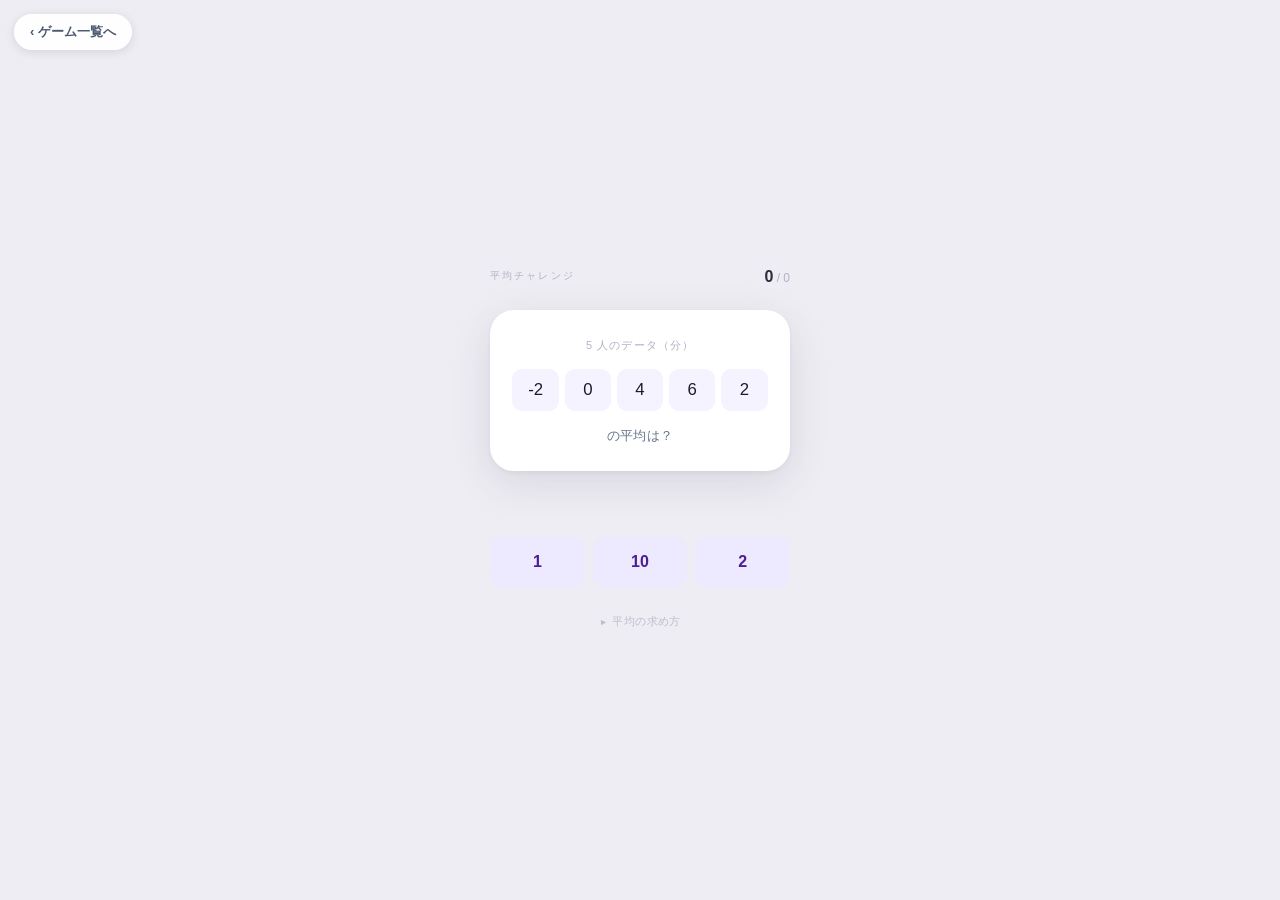
<file: games/average.html>
<!DOCTYPE html>
<html lang="ja">
<head>
  <meta charset="UTF-8">
  <meta name="viewport" content="width=device-width, initial-scale=1.0">
  <title>平均チャレンジ | Math Quest</title>
  <link rel="stylesheet" href="../css/game-nav.css">
  <style>
    *, *::before, *::after { margin: 0; padding: 0; box-sizing: border-box; }

    body {
      font-family: -apple-system, 'Hiragino Sans', 'Meiryo', sans-serif;
      background: #eeedf3;
      min-height: 100vh;
      display: flex; align-items: center; justify-content: center;
      transition: background 0.3s ease;
    }

    .game {
      width: min(300px, 100vw - 2.5rem);
      display: flex; flex-direction: column; align-items: center; gap: 1.5rem;
    }

    .header { width: 100%; display: flex; justify-content: space-between; align-items: center; }
    .title { font-size: 0.6rem; letter-spacing: 0.22em; color: #b3b0c4; font-weight: 500; }
    .score { font-size: 0.75rem; color: #b3b0c4; }
    .score b { color: #2d2b3d; font-size: 1rem; font-weight: 600; }

    /* ── card ── */
    .expr-card {
      width: 100%; background: white; border-radius: 24px;
      padding: 1.8rem 1.4rem 1.6rem;
      box-shadow: 0 2px 4px rgba(60,58,90,0.06), 0 12px 40px rgba(60,58,90,0.12);
      display: flex; flex-direction: column; align-items: center; gap: 1rem;
      transition: background 0.28s ease, opacity 0.16s ease;
    }
    .expr-card.ok  { background: #d1fae5; }
    .expr-card.err { background: #fee2e2; }

    .card-label {
      font-size: 0.68rem; color: #b3b0c4; letter-spacing: 0.1em;
    }

    /* 5 data cells */
    .five-data {
      display: flex; gap: 0.35rem; width: 100%;
    }
    .five-data span {
      flex: 1; background: #f5f3ff; border-radius: 10px;
      padding: 0.7rem 0.1rem; text-align: center;
      font-size: 1.05rem; font-weight: 300; color: #1c1b28;
      font-variant-numeric: tabular-nums;
      transition: background 0.28s, color 0.28s;
    }
    .expr-card.ok  .five-data span { background: #dcfce7; color: #059669; }
    .expr-card.err .five-data span { background: #fee2e2; color: #dc2626; }

    .q-text {
      font-size: 0.82rem; color: #64748b; letter-spacing: 0.02em;
    }

    /* ── feedback ── */
    .fb {
      font-size: 0.74rem; min-height: 1.1rem;
      color: transparent; transition: color 0.2s; text-align: center; line-height: 1.4;
    }
    .fb.ok  { color: #059669; }
    .fb.err { color: #dc2626; }

    /* ── choices ── */
    .choices {
      display: grid; grid-template-columns: 1fr 1fr 1fr;
      gap: 0.5rem; width: 100%;
    }
    .choice {
      padding: 1.05rem 0;
      background: #ede9fe; color: #4c1d95;
      border: none; border-radius: 14px;
      font-size: 1rem; font-weight: 700;
      font-family: inherit; font-variant-numeric: tabular-nums;
      cursor: pointer;
      transition: background 0.15s, color 0.15s, transform 0.1s;
    }
    .choice:active { transform: scale(0.95); }
    .choice:disabled { cursor: default; }
    .choice.hit  { background: #22c55e; color: white; }
    .choice.miss { background: #ef4444; color: white; }

    /* ── hint ── */
    .hint-wrap { width: 100%; }
    .hint-btn {
      display: flex; align-items: center; gap: 0.25rem;
      margin: 0 auto; background: none; border: none;
      font-family: inherit; font-size: 0.67rem; color: #c0bdce;
      cursor: pointer; padding: 0.2rem 0.4rem;
      border-radius: 6px; transition: color 0.15s; letter-spacing: 0.04em;
    }
    .hint-btn:hover { color: #7c78a0; }
    .chev { display: inline-block; transition: transform 0.22s; font-size: 0.55rem; }
    .chev.open { transform: rotate(90deg); }
    .hint-body {
      display: none; flex-direction: column; gap: 0.6rem;
      margin-top: 0.65rem; padding: 0.9rem 1rem;
      background: white; border-radius: 14px;
      box-shadow: 0 2px 14px rgba(60,58,90,0.08);
    }
    .hint-body.open { display: flex; }
    .hs-sec { padding: 0.2rem 0; }
    .hs-sec + .hs-sec { border-top: 1px solid #f0eef8; padding-top: 0.55rem; margin-top: 0.1rem; }
    .hs-head { font-size: 0.76rem; font-weight: 700; color: #6d28d9; margin-bottom: 0.35rem; }
    .hs-body { font-size: 0.71rem; color: #64748b; line-height: 1.7; margin-bottom: 0.3rem; }
    .hs-body:last-child { margin-bottom: 0; }
    .hs-box {
      background: #f5f3ff; border-radius: 8px;
      padding: 0.5rem 0.65rem; margin: 0.3rem 0;
      font-size: 0.72rem; color: #1c1b28; line-height: 1.85;
    }
    .hs-box b { color: #6d28d9; }

    /* ══ STREAK SYSTEM ══ */
    .toast {
      position: fixed; top: 1.2rem; left: 50%;
      transform: translateX(-50%) translateY(-80px);
      padding: 0.5rem 1.4rem; border-radius: 50px;
      font-size: 0.92rem; font-weight: 700; color: white;
      box-shadow: 0 6px 24px rgba(0,0,0,0.22); opacity: 0;
      transition: transform 0.32s cubic-bezier(0.34,1.56,0.64,1), opacity 0.25s ease;
      z-index: 300; pointer-events: none; white-space: nowrap;
    }
    .toast.show { transform: translateX(-50%) translateY(0); opacity: 1; }

    @keyframes shake {
      0%,100% { transform: translateX(0); }
      18% { transform: translateX(-9px); } 36% { transform: translateX(9px); }
      54% { transform: translateX(-6px); } 72% { transform: translateX(6px); }
    }
    .shaking { animation: shake 0.45s ease; }

    @keyframes confettiFall {
      0%   { transform: translateY(0) rotate(0deg); opacity: 1; }
      80%  { opacity: 0.85; }
      100% { transform: translateY(110vh) rotate(750deg); opacity: 0; }
    }

    .clear-overlay {
      position: fixed; inset: 0; background: rgba(28,27,40,0.84);
      display: flex; align-items: center; justify-content: center;
      z-index: 500; opacity: 0; pointer-events: none;
      transition: opacity 0.4s ease;
      backdrop-filter: blur(8px); -webkit-backdrop-filter: blur(8px);
    }
    .clear-overlay.show { opacity: 1; pointer-events: all; }
    .clear-card {
      background: white; border-radius: 28px; padding: 2.6rem 2rem 2rem;
      text-align: center; width: min(278px, 90vw);
      box-shadow: 0 28px 60px rgba(0,0,0,0.35);
      transform: scale(0.82);
      transition: transform 0.42s cubic-bezier(0.34,1.56,0.64,1);
    }
    .clear-overlay.show .clear-card { transform: scale(1); }
    .clear-emoji  { font-size: 3rem; line-height: 1; margin-bottom: 0.3rem; }
    .clear-title  { font-size: 2.4rem; font-weight: 800; color: #1c1b28; letter-spacing: -0.04em; margin-bottom: 0.25rem; }
    .clear-streak { font-size: 0.8rem; font-weight: 700; color: #6d28d9; letter-spacing: 0.06em; margin-bottom: 1.3rem; }
    .clear-divider { width: 36px; height: 2px; background: #eeedf3; margin: 0 auto 1.2rem; }
    .clear-stat { font-size: 0.82rem; color: #94a3b8; margin-bottom: 0.2rem; }
    .clear-stat b { color: #1c1b28; font-size: 1rem; }
    .clear-actions { margin-top: 1.7rem; }
    .clear-retry {
      background: #1c1b28; color: white; border: none; border-radius: 14px;
      padding: 0.9rem 2.5rem; font-size: 0.9rem; font-family: inherit;
      font-weight: 600; cursor: pointer; transition: background 0.15s;
    }
    .clear-retry:hover { background: #2d2b3d; }
  </style>
</head>
<body>

<a class="site-back" href="../index.html#games" aria-label="ゲーム一覧へ戻る">‹ ゲーム一覧へ</a>

<div class="toast" id="toast"></div>

<div class="game" id="gameEl">
  <div class="header">
    <div class="title">平均チャレンジ</div>
    <div class="score"><b id="sc">0</b> / <span id="tot">0</span></div>
  </div>

  <div class="expr-card" id="exprCard">
    <div class="card-label">5 人のデータ（分）</div>
    <div class="five-data">
      <span id="d0">&mdash;</span>
      <span id="d1">&mdash;</span>
      <span id="d2">&mdash;</span>
      <span id="d3">&mdash;</span>
      <span id="d4">&mdash;</span>
    </div>
    <div class="q-text">の平均は？</div>
  </div>

  <div class="fb" id="fb"></div>

  <div class="choices">
    <button class="choice" id="c0" onclick="answer(0)">&mdash;</button>
    <button class="choice" id="c1" onclick="answer(1)">&mdash;</button>
    <button class="choice" id="c2" onclick="answer(2)">&mdash;</button>
  </div>

  <div class="hint-wrap">
    <button class="hint-btn" onclick="toggleHint()">
      <span class="chev" id="chev">&#9658;</span> 平均の求め方
    </button>
    <div class="hint-body" id="hb">

      <div class="hs-sec">
        <div class="hs-head">① 計算の手順</div>
        <p class="hs-body">平均 = 合計 &#247; 個数（5）</p>
        <div class="hs-box">
          例: 1, 3, 5, 7, 9<br>
          合計 = 1+3+5+7+9 = <b>25</b><br>
          平均 = 25 &#247; 5 = <b>5</b>
        </div>
      </div>

      <div class="hs-sec">
        <div class="hs-head">② 負の数が混ざる場合</div>
        <p class="hs-body">負の数も同じように足す。合計がゼロになることもある。</p>
        <div class="hs-box">
          例: &#8722;2, 0, 4, 6, 2<br>
          合計 = &#8722;2+0+4+6+2 = <b>10</b><br>
          平均 = 10 &#247; 5 = <b>2</b>
        </div>
        <div class="hs-box">
          例: &#8722;4, &#8722;2, 0, 2, 4<br>
          合計 = 0 &#8594; 平均 = 0 &#247; 5 = <b>0</b>
        </div>
      </div>

      <div class="hs-sec">
        <div class="hs-head">③ 割り切れない場合</div>
        <p class="hs-body">答えが小数になることもある。</p>
        <div class="hs-box">
          例: 10, 13, 16, 12, 11<br>
          合計 = 62<br>
          平均 = 62 &#247; 5 = <b>12.4</b>
        </div>
      </div>

    </div>
  </div>
</div>

<div class="clear-overlay" id="clearOverlay">
  <div class="clear-card">
    <div class="clear-emoji">&#127882;</div>
    <div class="clear-title">クリア！</div>
    <div class="clear-streak">10 問連続正解！！</div>
    <div class="clear-divider"></div>
    <p class="clear-stat">正解率 <b id="clearRate">&#8212;</b></p>
    <p class="clear-stat"><b id="clearFrac">&#8212;</b> 問正解</p>
    <div class="clear-actions">
      <button class="clear-retry" onclick="resetGame()">もう一度</button>
    </div>
  </div>
</div>

<script>
  // nums: 5つの数値（配列）　val: 正解　opts: 3択（数値）
  var questions = [
    { nums:[1,3,5,7,9],       val:5,    opts:[5,4,25],    calc:'合計25&#247;5=5' },
    { nums:[-2,0,4,6,2],      val:2,    opts:[2,1,10],    calc:'合計10&#247;5=2' },
    { nums:[-5,-1,3,7,1],     val:1,    opts:[1,0,5],     calc:'合計5&#247;5=1' },
    { nums:[-4,-2,0,2,4],     val:0,    opts:[0,1,-4],    calc:'合計0&#247;5=0' },
    { nums:[-3,0,3,6,9],      val:3,    opts:[3,2,15],    calc:'合計15&#247;5=3' },
    { nums:[2,4,6,8,10],      val:6,    opts:[6,5,30],    calc:'合計30&#247;5=6' },
    { nums:[-6,-2,2,4,7],     val:1,    opts:[1,0,5],     calc:'合計5&#247;5=1' },
    { nums:[-8,-4,2,4,6],     val:0,    opts:[0,1,-8],    calc:'合計0&#247;5=0' },
    { nums:[-3,-1,1,3,5],     val:1,    opts:[1,2,5],     calc:'合計5&#247;5=1' },
    { nums:[5,7,9,11,13],     val:9,    opts:[9,8,45],    calc:'合計45&#247;5=9' },
    { nums:[-5,-3,1,3,4],     val:0,    opts:[0,-1,-5],   calc:'合計0&#247;5=0' },
    { nums:[-4,0,2,4,8],      val:2,    opts:[2,1,10],    calc:'合計10&#247;5=2' },
    { nums:[10,13,16,12,11],  val:12.4, opts:[12.4,13,62],calc:'合計62&#247;5=12.4' },
    { nums:[-3,-2,0,2,3],     val:0,    opts:[0,1,-3],    calc:'合計0&#247;5=0' },
    { nums:[-1,2,3,5,6],      val:3,    opts:[3,2,15],    calc:'合計15&#247;5=3' },
    { nums:[4,6,8,10,2],      val:6,    opts:[6,5,30],    calc:'合計30&#247;5=6' },
  ];

  var CONFETTI_COLORS = ['#7c3aed','#0891b2','#22c55e','#f97316','#ec4899','#eab308','#3b82f6'];
  var MILESTONES = {
    3: { msg:'&#128293; 3連続！',       bg:'#d97706', flash:'#fffbeb', confetti:0,  shake:false },
    5: { msg:'&#11088; 5連続！！',      bg:'#f97316', flash:'#fff7ed', confetti:15, shake:false },
    8: { msg:'&#128640; 8連続！！！',   bg:'#7c3aed', flash:'#f5f3ff', confetti:25, shake:true  },
    9: { msg:'&#127775; 9連続！！！！', bg:'#059669', flash:'#ecfdf5', confetti:35, shake:true  },
  };

  var pool = [], pidx = 0, cur = null, curOpts = [];
  var okCount = 0, totCount = 0, streak = 0, locked = false;

  function $(id) { return document.getElementById(id); }

  function shuffle(a) {
    for (var i = a.length - 1; i > 0; i--) {
      var j = Math.floor(Math.random() * (i + 1));
      var tmp = a[i]; a[i] = a[j]; a[j] = tmp;
    }
    return a;
  }

  function setFb(html, cls) {
    var el = $('fb');
    el.innerHTML = html;
    el.className = 'fb' + (cls ? ' ' + cls : '');
  }

  /* ── streak ── */
  var toastTimer;
  function showToast(msg, bg) {
    var t = $('toast');
    clearTimeout(toastTimer);
    t.innerHTML = msg; t.style.background = bg;
    t.classList.remove('show'); void t.offsetWidth;
    t.classList.add('show');
    toastTimer = setTimeout(function() { t.classList.remove('show'); }, 2300);
  }
  function flashBg(color) {
    document.body.style.background = color;
    setTimeout(function() { document.body.style.background = '#eeedf3'; }, 330);
  }
  function spawnConfetti(count) {
    for (var i = 0; i < count; i++) {
      (function() {
        var el = document.createElement('div');
        var sz = 6 + Math.random() * 9;
        el.style.cssText = 'position:fixed;z-index:600;' +
          'left:' + (4 + Math.random() * 92) + 'vw;' +
          'top:-' + (8 + Math.random() * 14) + 'px;' +
          'width:' + sz + 'px;height:' + sz + 'px;' +
          'background:' + CONFETTI_COLORS[Math.floor(Math.random() * CONFETTI_COLORS.length)] + ';' +
          'border-radius:' + (Math.random() > 0.5 ? '50%' : '3px') + ';' +
          'animation:confettiFall ' + (1.4 + Math.random() * 1.6) + 's ease-in forwards;' +
          'animation-delay:' + (Math.random() * 0.7) + 's;pointer-events:none;';
        document.body.appendChild(el);
        setTimeout(function() { if (el.parentNode) el.parentNode.removeChild(el); }, 3800);
      })();
    }
  }
  function shakeGame() {
    var el = $('gameEl');
    el.classList.remove('shaking'); void el.offsetWidth;
    el.classList.add('shaking');
    setTimeout(function() { el.classList.remove('shaking'); }, 500);
  }
  function checkStreak() {
    if (streak === 10) {
      flashBg('#f0fdf4');
      setTimeout(function() { spawnConfetti(45); showClear(); }, 1300);
      return true;
    }
    var m = MILESTONES[streak];
    if (m) {
      showToast(m.msg, m.bg); flashBg(m.flash);
      if (m.confetti > 0) spawnConfetti(m.confetti);
      if (m.shake) shakeGame();
    }
    return false;
  }
  function showClear() {
    var rate = totCount > 0 ? Math.round(okCount / totCount * 100) : 0;
    $('clearRate').textContent = rate + '%';
    $('clearFrac').textContent = okCount + ' / ' + totCount;
    $('clearOverlay').classList.add('show');
  }
  function resetGame() {
    streak = 0; okCount = 0; totCount = 0;
    $('sc').textContent = '0'; $('tot').textContent = '0';
    $('clearOverlay').classList.remove('show');
    for (var i = 0; i < 3; i++) $('c' + i).className = 'choice';
    $('exprCard').className = 'expr-card';
    $('exprCard').style.opacity = '1';
    locked = false; loadQ(); setFb('', '');
  }

  /* ── core ── */
  function loadQ() {
    if (pidx >= pool.length) { pool = shuffle(pool.slice()); pidx = 0; }
    cur = pool[pidx++];
    curOpts = shuffle(cur.opts.slice());

    // 5つのデータをセル表示
    for (var i = 0; i < 5; i++) {
      $('d' + i).textContent = cur.nums[i];
    }

    // 選択肢
    for (var i = 0; i < 3; i++) {
      $('c' + i).innerHTML = '' + curOpts[i];
      $('c' + i).className = 'choice';
      $('c' + i).disabled = false;
    }
  }

  function next() {
    $('exprCard').style.opacity = '0';
    setTimeout(function() {
      $('exprCard').className = 'expr-card';
      $('exprCard').style.opacity = '1';
      loadQ(); setFb('', ''); locked = false;
    }, 175);
  }

  function answer(idx) {
    if (locked) return;
    locked = true;
    for (var i = 0; i < 3; i++) $('c' + i).disabled = true;

    var chosen = curOpts[idx];
    var right = (chosen === cur.val);
    var correctIdx = curOpts.indexOf(cur.val);
    totCount++;

    if (right) {
      okCount++; streak++;
      $('c' + idx).classList.add('hit');
      $('exprCard').classList.add('ok');
      setFb('正解 &#10003;', 'ok');
      if (!checkStreak()) setTimeout(next, 1700);
    } else {
      streak = 0;
      $('c' + idx).classList.add('miss');
      $('c' + correctIdx).classList.add('hit');
      $('exprCard').classList.add('err');
      setFb('正解は ' + cur.val + '（' + cur.calc + '）', 'err');
      setTimeout(next, 1900);
    }
    $('sc').textContent = okCount;
    $('tot').textContent = totCount;
  }

  function toggleHint() {
    $('hb').classList.toggle('open');
    $('chev').classList.toggle('open');
  }

  for (var i = 0; i < questions.length; i++) pool.push(questions[i]);
  pool = shuffle(pool);
  loadQ();
</script>
</body>
</html>
</file>
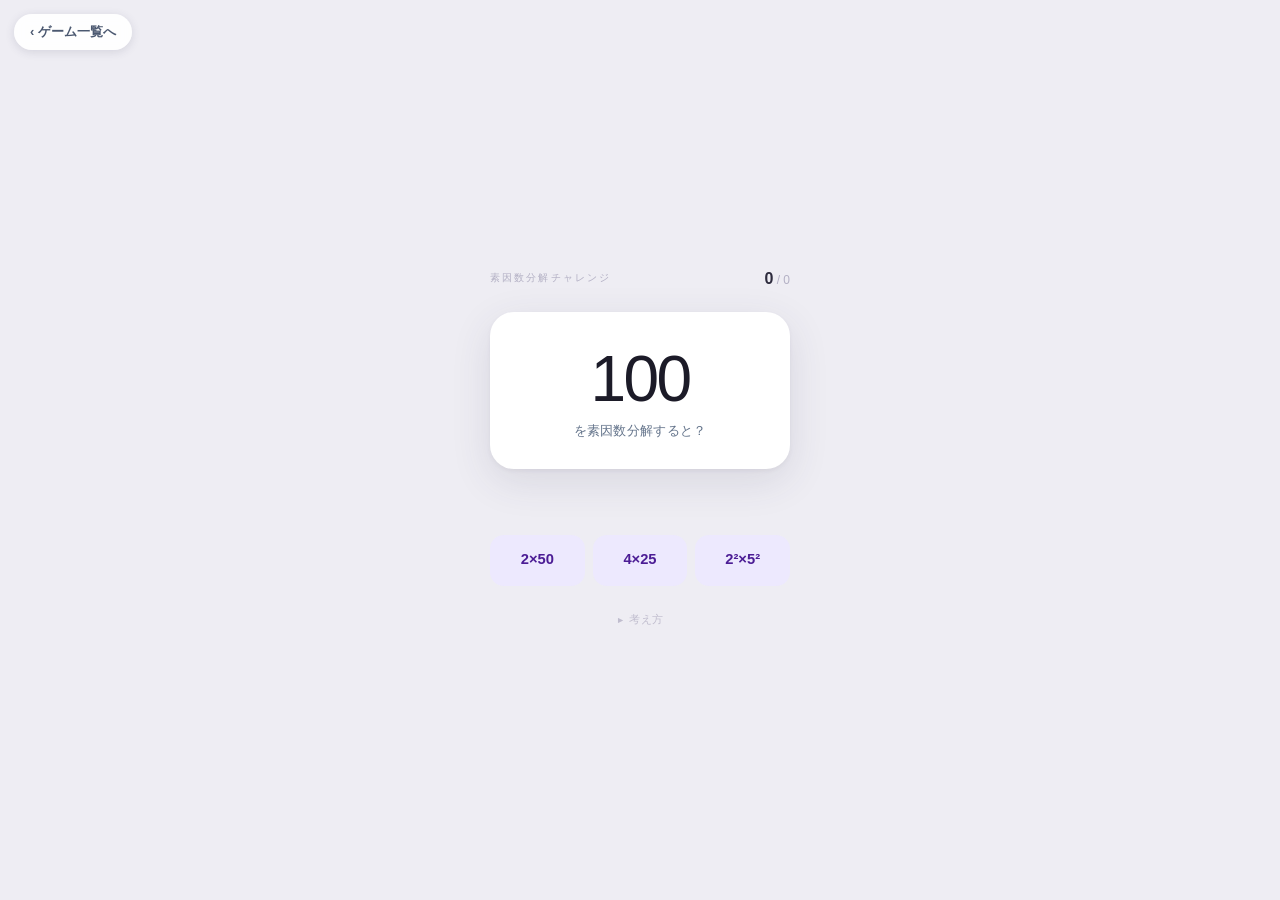
<file: games/factorize.html>
<!DOCTYPE html>
<html lang="ja">
<head>
  <meta charset="UTF-8">
  <meta name="viewport" content="width=device-width, initial-scale=1.0">
  <title>素因数分解チャレンジ | Math Quest</title>
  <link rel="stylesheet" href="../css/game-nav.css">
  <style>
    *, *::before, *::after { margin: 0; padding: 0; box-sizing: border-box; }

    body {
      font-family: -apple-system, 'Hiragino Sans', 'Meiryo', sans-serif;
      background: #eeedf3;
      min-height: 100vh;
      display: flex; align-items: center; justify-content: center;
      transition: background 0.3s ease;
    }

    .game {
      width: min(300px, 100vw - 2.5rem);
      display: flex; flex-direction: column; align-items: center; gap: 1.5rem;
    }

    .header { width: 100%; display: flex; justify-content: space-between; align-items: center; }
    .title { font-size: 0.6rem; letter-spacing: 0.22em; color: #b3b0c4; font-weight: 500; }
    .score { font-size: 0.75rem; color: #b3b0c4; }
    .score b { color: #2d2b3d; font-size: 1rem; font-weight: 600; }

    .expr-card {
      width: 100%; background: white; border-radius: 24px;
      padding: 2.2rem 1.5rem 1.8rem; text-align: center;
      box-shadow: 0 2px 4px rgba(60,58,90,0.06), 0 12px 40px rgba(60,58,90,0.12);
      display: flex; flex-direction: column; align-items: center; gap: 0.7rem;
      transition: background 0.28s ease, opacity 0.16s ease;
    }
    .expr-card.ok  { background: #d1fae5; }
    .expr-card.err { background: #fee2e2; }

    .big-num {
      font-weight: 200; color: #1c1b28;
      letter-spacing: -0.04em; line-height: 1;
      transition: color 0.28s;
    }
    .expr-card.ok  .big-num { color: #059669; }
    .expr-card.err .big-num { color: #dc2626; }

    .q-text {
      font-size: 0.82rem; color: #64748b;
      letter-spacing: 0.02em;
    }

    .fb {
      font-size: 0.74rem; min-height: 1.1rem;
      color: transparent; transition: color 0.2s; text-align: center; line-height: 1.4;
    }
    .fb.ok  { color: #059669; }
    .fb.err { color: #dc2626; }

    .choices {
      display: grid; grid-template-columns: 1fr 1fr 1fr;
      gap: 0.5rem; width: 100%;
    }
    .choice {
      padding: 1.05rem 0;
      background: #ede9fe; color: #4c1d95;
      border: none; border-radius: 14px;
      font-size: 0.92rem; font-weight: 700;
      font-family: inherit; font-variant-numeric: tabular-nums;
      cursor: pointer;
      transition: background 0.15s, color 0.15s, transform 0.1s;
      line-height: 1.2;
    }
    .choice:active { transform: scale(0.95); }
    .choice:disabled { cursor: default; }
    .choice.hit  { background: #22c55e; color: white; }
    .choice.miss { background: #ef4444; color: white; }

    .hint-wrap { width: 100%; }
    .hint-btn {
      display: flex; align-items: center; gap: 0.25rem;
      margin: 0 auto; background: none; border: none;
      font-family: inherit; font-size: 0.67rem; color: #c0bdce;
      cursor: pointer; padding: 0.2rem 0.4rem;
      border-radius: 6px; transition: color 0.15s; letter-spacing: 0.04em;
    }
    .hint-btn:hover { color: #7c78a0; }
    .chev { display: inline-block; transition: transform 0.22s; font-size: 0.55rem; }
    .chev.open { transform: rotate(90deg); }
    .hint-body {
      display: none; flex-direction: column; gap: 0.6rem;
      margin-top: 0.65rem; padding: 0.9rem 1rem;
      background: white; border-radius: 14px;
      box-shadow: 0 2px 14px rgba(60,58,90,0.08);
    }
    .hint-body.open { display: flex; }
    .hp-row {
      display: flex; gap: 0.6rem; font-size: 0.75rem; color: #64748b;
      border-bottom: 1px solid #f1f0f6; padding-bottom: 0.55rem;
    }
    .hp-row:last-child { border-bottom: none; padding-bottom: 0; }
    .hp-label {
      font-size: 0.68rem; font-weight: 700; color: white;
      background: #6d28d9; border-radius: 6px;
      padding: 0.15rem 0.4rem; flex-shrink: 0; align-self: flex-start;
    }
    .hp-desc { flex: 1; line-height: 1.6; }
    .hp-desc b { color: #1c1b28; }

    /* 詳細ヒント用 */
    .hs-sec { padding: 0.2rem 0; }
    .hs-sec + .hs-sec { border-top: 1px solid #f0eef8; padding-top: 0.55rem; margin-top: 0.1rem; }
    .hs-head { font-size: 0.76rem; font-weight: 700; color: #6d28d9; margin-bottom: 0.35rem; }
    .hs-body { font-size: 0.71rem; color: #64748b; line-height: 1.7; margin-bottom: 0.3rem; }
    .hs-body:last-child { margin-bottom: 0; }
    .hs-box {
      background: #f5f3ff; border-radius: 8px;
      padding: 0.5rem 0.65rem; margin: 0.3rem 0;
      font-size: 0.72rem; color: #1c1b28; line-height: 1.85;
    }
    .hs-box b { color: #6d28d9; }
    .hs-ng { color: #dc2626; font-weight: 700; }
    .hs-ok { color: #059669; font-weight: 700; }

    /* ══ STREAK SYSTEM ══ */
    .toast {
      position: fixed; top: 1.2rem; left: 50%;
      transform: translateX(-50%) translateY(-80px);
      padding: 0.5rem 1.4rem; border-radius: 50px;
      font-size: 0.92rem; font-weight: 700; color: white;
      box-shadow: 0 6px 24px rgba(0,0,0,0.22); opacity: 0;
      transition: transform 0.32s cubic-bezier(0.34,1.56,0.64,1), opacity 0.25s ease;
      z-index: 300; pointer-events: none; white-space: nowrap;
    }
    .toast.show { transform: translateX(-50%) translateY(0); opacity: 1; }

    @keyframes shake {
      0%,100% { transform: translateX(0); }
      18% { transform: translateX(-9px); } 36% { transform: translateX(9px); }
      54% { transform: translateX(-6px); } 72% { transform: translateX(6px); }
    }
    .shaking { animation: shake 0.45s ease; }

    @keyframes confettiFall {
      0%   { transform: translateY(0) rotate(0deg); opacity: 1; }
      80%  { opacity: 0.85; }
      100% { transform: translateY(110vh) rotate(750deg); opacity: 0; }
    }

    .clear-overlay {
      position: fixed; inset: 0; background: rgba(28,27,40,0.84);
      display: flex; align-items: center; justify-content: center;
      z-index: 500; opacity: 0; pointer-events: none;
      transition: opacity 0.4s ease;
      backdrop-filter: blur(8px); -webkit-backdrop-filter: blur(8px);
    }
    .clear-overlay.show { opacity: 1; pointer-events: all; }
    .clear-card {
      background: white; border-radius: 28px; padding: 2.6rem 2rem 2rem;
      text-align: center; width: min(278px, 90vw);
      box-shadow: 0 28px 60px rgba(0,0,0,0.35);
      transform: scale(0.82);
      transition: transform 0.42s cubic-bezier(0.34,1.56,0.64,1);
    }
    .clear-overlay.show .clear-card { transform: scale(1); }
    .clear-emoji  { font-size: 3rem; line-height: 1; margin-bottom: 0.3rem; }
    .clear-title  { font-size: 2.4rem; font-weight: 800; color: #1c1b28; letter-spacing: -0.04em; margin-bottom: 0.25rem; }
    .clear-streak { font-size: 0.8rem; font-weight: 700; color: #6d28d9; letter-spacing: 0.06em; margin-bottom: 1.3rem; }
    .clear-divider { width: 36px; height: 2px; background: #eeedf3; margin: 0 auto 1.2rem; }
    .clear-stat { font-size: 0.82rem; color: #94a3b8; margin-bottom: 0.2rem; }
    .clear-stat b { color: #1c1b28; font-size: 1rem; }
    .clear-actions { margin-top: 1.7rem; }
    .clear-retry {
      background: #1c1b28; color: white; border: none; border-radius: 14px;
      padding: 0.9rem 2.5rem; font-size: 0.9rem; font-family: inherit;
      font-weight: 600; cursor: pointer; transition: background 0.15s;
    }
    .clear-retry:hover { background: #2d2b3d; }
  </style>
</head>
<body>

<a class="site-back" href="../index.html#games" aria-label="ゲーム一覧へ戻る">‹ ゲーム一覧へ</a>

<div class="toast" id="toast"></div>

<div class="game" id="gameEl">
  <div class="header">
    <div class="title">素因数分解チャレンジ</div>
    <div class="score"><b id="sc">0</b> / <span id="tot">0</span></div>
  </div>

  <div class="expr-card" id="exprCard">
    <div class="big-num" id="bigNum">&mdash;</div>
    <div class="q-text" id="qText">を素因数分解すると？</div>
  </div>

  <div class="fb" id="fb"></div>

  <div class="choices">
    <button class="choice" id="c0" onclick="answer(0)">&mdash;</button>
    <button class="choice" id="c1" onclick="answer(1)">&mdash;</button>
    <button class="choice" id="c2" onclick="answer(2)">&mdash;</button>
  </div>

  <div class="hint-wrap">
    <button class="hint-btn" onclick="toggleHint()">
      <span class="chev" id="chev">&#9658;</span> 考え方
    </button>
    <div class="hint-body" id="hb">

      <div class="hs-sec">
        <div class="hs-head">① 素因数分解の手順</div>
        <p class="hs-body">小さい素数（2, 3, 5, 7…）で割り切れる限り割り続ける</p>
        <div class="hs-box">
          12 &#247; 2 = 6<br>
          &nbsp;6 &#247; 2 = 3 &nbsp;&#8592; 3 は素数なので終了<br>
          12 = 2&#215;2&#215;3 = <b>2<sup>2</sup>&#215;3</b>
        </div>
        <p class="hs-body">
          <span class="hs-ng">&#10007;&nbsp;4&#215;3</span>
          &nbsp;（4 が素数でないのでNG）<br>
          <span class="hs-ok">&#10003;&nbsp;2<sup>2</sup>&#215;3</span>
          &nbsp;（全部素数なのでOK）
        </p>
      </div>

      <div class="hs-sec">
        <div class="hs-head">② 約数の個数の求め方</div>
        <p class="hs-body">
          各素因数の <b>（指数＋1）</b> をかけ合わせる
        </p>
        <div class="hs-box">
          12 = 2<sup>2</sup> &#215; 3<sup>1</sup><br>
          (2+1) &#215; (1+1) = 3 &#215; 2 = <b>6個</b>
        </div>
        <p class="hs-body">
          なぜこれで求まるのか？<br>
          2 の使い方: 2<sup>0</sup>, 2<sup>1</sup>, 2<sup>2</sup> &#8594; <b>3</b> 通り<br>
          3 の使い方: 3<sup>0</sup>, 3<sup>1</sup> &#8594; <b>2</b> 通り<br>
          組み合わせは 3&#215;2 = 6 通り = 約数 6 個
        </p>
        <div class="hs-box">
          12 の約数（全 6 個）：<br>
          1,&nbsp; 2,&nbsp; 3,&nbsp; 4,&nbsp; 6,&nbsp; 12
        </div>
      </div>

    </div>
  </div>
</div>

<div class="clear-overlay" id="clearOverlay">
  <div class="clear-card">
    <div class="clear-emoji">&#127882;</div>
    <div class="clear-title">クリア！</div>
    <div class="clear-streak">10 問連続正解！！</div>
    <div class="clear-divider"></div>
    <p class="clear-stat">正解率 <b id="clearRate">&#8212;</b></p>
    <p class="clear-stat"><b id="clearFrac">&#8212;</b> 問正解</p>
    <div class="clear-actions">
      <button class="clear-retry" onclick="resetGame()">もう一度</button>
    </div>
  </div>
</div>

<script>
  // 素因数分解問題: val と opts は HTML 文字列（比較は === で OK）
  // 約数の個数問題: val と opts は数値
  var questions = [
    // ── 素因数分解 ──
    { num:'12',  qtype:'fact',
      val:'2&#178;&#215;3',
      opts:['2&#178;&#215;3','2&#215;6','4&#215;3'],
      calc:'4&#215;3=2&#178;&#215;3' },
    { num:'18',  qtype:'fact',
      val:'2&#215;3&#178;',
      opts:['2&#215;3&#178;','2&#215;9','6&#215;3'],
      calc:'2&#215;9=2&#215;3&#178;' },
    { num:'24',  qtype:'fact',
      val:'2&#179;&#215;3',
      opts:['2&#179;&#215;3','2&#215;12','4&#215;6'],
      calc:'8&#215;3=2&#179;&#215;3' },
    { num:'36',  qtype:'fact',
      val:'2&#178;&#215;3&#178;',
      opts:['2&#178;&#215;3&#178;','4&#215;9','2&#215;18'],
      calc:'4&#215;9=2&#178;&#215;3&#178;' },
    { num:'45',  qtype:'fact',
      val:'3&#178;&#215;5',
      opts:['3&#178;&#215;5','3&#215;15','9&#215;5'],
      calc:'9&#215;5=3&#178;&#215;5' },
    { num:'66',  qtype:'fact',
      val:'2&#215;3&#215;11',
      opts:['2&#215;3&#215;11','2&#215;33','6&#215;11'],
      calc:'2&#215;33=2&#215;3&#215;11' },
    { num:'165', qtype:'fact',
      val:'3&#215;5&#215;11',
      opts:['3&#215;5&#215;11','3&#215;55','15&#215;11'],
      calc:'3&#215;55=3&#215;5&#215;11' },
    { num:'30',  qtype:'fact',
      val:'2&#215;3&#215;5',
      opts:['2&#215;3&#215;5','2&#215;15','6&#215;5'],
      calc:'2&#215;15=2&#215;3&#215;5' },
    { num:'100', qtype:'fact',
      val:'2&#178;&#215;5&#178;',
      opts:['2&#178;&#215;5&#178;','4&#215;25','2&#215;50'],
      calc:'4&#215;25=2&#178;&#215;5&#178;' },
    { num:'48',  qtype:'fact',
      val:'2&#8308;&#215;3',
      opts:['2&#8308;&#215;3','2&#215;24','4&#215;12'],
      calc:'16&#215;3=2&#8308;&#215;3' },
    // ── 約数の個数 ──
    { num:'12',  qtype:'divcount',
      val:6,  opts:[6,4,8],
      calc:'2&#178;&#215;3 &#8594; (2+1)&#215;(1+1)=6' },
    { num:'18',  qtype:'divcount',
      val:6,  opts:[6,5,8],
      calc:'2&#215;3&#178; &#8594; (1+1)&#215;(2+1)=6' },
    { num:'30',  qtype:'divcount',
      val:8,  opts:[8,6,12],
      calc:'2&#215;3&#215;5 &#8594; 2&#215;2&#215;2=8' },
    { num:'165', qtype:'divcount',
      val:8,  opts:[8,6,4],
      calc:'3&#215;5&#215;11 &#8594; 2&#215;2&#215;2=8' },
    { num:'36',  qtype:'divcount',
      val:9,  opts:[9,6,12],
      calc:'2&#178;&#215;3&#178; &#8594; (2+1)&#215;(2+1)=9' },
    { num:'100', qtype:'divcount',
      val:9,  opts:[9,8,12],
      calc:'2&#178;&#215;5&#178; &#8594; (2+1)&#215;(2+1)=9' },
  ];

  var CONFETTI_COLORS = ['#7c3aed','#0891b2','#22c55e','#f97316','#ec4899','#eab308','#3b82f6'];
  var MILESTONES = {
    3: { msg:'&#128293; 3連続！',       bg:'#d97706', flash:'#fffbeb', confetti:0,  shake:false },
    5: { msg:'&#11088; 5連続！！',      bg:'#f97316', flash:'#fff7ed', confetti:15, shake:false },
    8: { msg:'&#128640; 8連続！！！',   bg:'#7c3aed', flash:'#f5f3ff', confetti:25, shake:true  },
    9: { msg:'&#127775; 9連続！！！！', bg:'#059669', flash:'#ecfdf5', confetti:35, shake:true  },
  };

  var pool = [], pidx = 0, cur = null, curOpts = [];
  var okCount = 0, totCount = 0, streak = 0, locked = false;

  function $(id) { return document.getElementById(id); }

  function shuffle(a) {
    for (var i = a.length - 1; i > 0; i--) {
      var j = Math.floor(Math.random() * (i + 1));
      var tmp = a[i]; a[i] = a[j]; a[j] = tmp;
    }
    return a;
  }

  function setFb(html, cls) {
    var el = $('fb');
    el.innerHTML = html;
    el.className = 'fb' + (cls ? ' ' + cls : '');
  }

  /* ── streak ── */
  var toastTimer;
  function showToast(msg, bg) {
    var t = $('toast');
    clearTimeout(toastTimer);
    t.innerHTML = msg; t.style.background = bg;
    t.classList.remove('show'); void t.offsetWidth;
    t.classList.add('show');
    toastTimer = setTimeout(function() { t.classList.remove('show'); }, 2300);
  }
  function flashBg(color) {
    document.body.style.background = color;
    setTimeout(function() { document.body.style.background = '#eeedf3'; }, 330);
  }
  function spawnConfetti(count) {
    for (var i = 0; i < count; i++) {
      (function() {
        var el = document.createElement('div');
        var sz = 6 + Math.random() * 9;
        el.style.cssText = 'position:fixed;z-index:600;' +
          'left:' + (4 + Math.random() * 92) + 'vw;' +
          'top:-' + (8 + Math.random() * 14) + 'px;' +
          'width:' + sz + 'px;height:' + sz + 'px;' +
          'background:' + CONFETTI_COLORS[Math.floor(Math.random() * CONFETTI_COLORS.length)] + ';' +
          'border-radius:' + (Math.random() > 0.5 ? '50%' : '3px') + ';' +
          'animation:confettiFall ' + (1.4 + Math.random() * 1.6) + 's ease-in forwards;' +
          'animation-delay:' + (Math.random() * 0.7) + 's;pointer-events:none;';
        document.body.appendChild(el);
        setTimeout(function() { if (el.parentNode) el.parentNode.removeChild(el); }, 3800);
      })();
    }
  }
  function shakeGame() {
    var el = $('gameEl');
    el.classList.remove('shaking'); void el.offsetWidth;
    el.classList.add('shaking');
    setTimeout(function() { el.classList.remove('shaking'); }, 500);
  }
  function checkStreak() {
    if (streak === 10) {
      flashBg('#f0fdf4');
      setTimeout(function() { spawnConfetti(45); showClear(); }, 1300);
      return true;
    }
    var m = MILESTONES[streak];
    if (m) {
      showToast(m.msg, m.bg); flashBg(m.flash);
      if (m.confetti > 0) spawnConfetti(m.confetti);
      if (m.shake) shakeGame();
    }
    return false;
  }
  function showClear() {
    var rate = totCount > 0 ? Math.round(okCount / totCount * 100) : 0;
    $('clearRate').textContent = rate + '%';
    $('clearFrac').textContent = okCount + ' / ' + totCount;
    $('clearOverlay').classList.add('show');
  }
  function resetGame() {
    streak = 0; okCount = 0; totCount = 0;
    $('sc').textContent = '0'; $('tot').textContent = '0';
    $('clearOverlay').classList.remove('show');
    for (var i = 0; i < 3; i++) $('c' + i).className = 'choice';
    $('exprCard').className = 'expr-card';
    $('exprCard').style.opacity = '1';
    locked = false; loadQ(); setFb('', '');
  }

  /* ── core ── */
  function loadQ() {
    if (pidx >= pool.length) { pool = shuffle(pool.slice()); pidx = 0; }
    cur = pool[pidx++];
    curOpts = shuffle(cur.opts.slice());

    // Number display size
    $('bigNum').textContent = cur.num;
    $('bigNum').style.fontSize = cur.num.length <= 2 ? '5rem' : '4rem';

    // Question text
    $('qText').textContent = cur.qtype === 'fact' ? 'を素因数分解すると？' : 'の約数は何個？';

    // Choice buttons (innerHTML for superscripts)
    for (var i = 0; i < 3; i++) {
      $('c' + i).innerHTML = '' + curOpts[i];
      $('c' + i).className = 'choice';
      $('c' + i).disabled = false;
    }
  }

  function next() {
    $('exprCard').style.opacity = '0';
    setTimeout(function() {
      $('exprCard').className = 'expr-card';
      $('exprCard').style.opacity = '1';
      loadQ(); setFb('', ''); locked = false;
    }, 175);
  }

  function answer(idx) {
    if (locked) return;
    locked = true;
    for (var i = 0; i < 3; i++) $('c' + i).disabled = true;

    var chosen = curOpts[idx];
    var right = (chosen === cur.val);
    var correctIdx = curOpts.indexOf(cur.val);
    totCount++;

    if (right) {
      okCount++; streak++;
      $('c' + idx).classList.add('hit');
      $('exprCard').classList.add('ok');
      setFb('正解 &#10003;', 'ok');
      if (!checkStreak()) setTimeout(next, 1700);
    } else {
      streak = 0;
      $('c' + idx).classList.add('miss');
      $('c' + correctIdx).classList.add('hit');
      $('exprCard').classList.add('err');
      setFb('正解は ' + cur.val + '（' + cur.calc + '）', 'err');
      setTimeout(next, 1900);
    }
    $('sc').textContent = okCount;
    $('tot').textContent = totCount;
  }

  function toggleHint() {
    $('hb').classList.toggle('open');
    $('chev').classList.toggle('open');
  }

  for (var i = 0; i < questions.length; i++) pool.push(questions[i]);
  pool = shuffle(pool);
  loadQ();
</script>
</body>
</html>
</file>
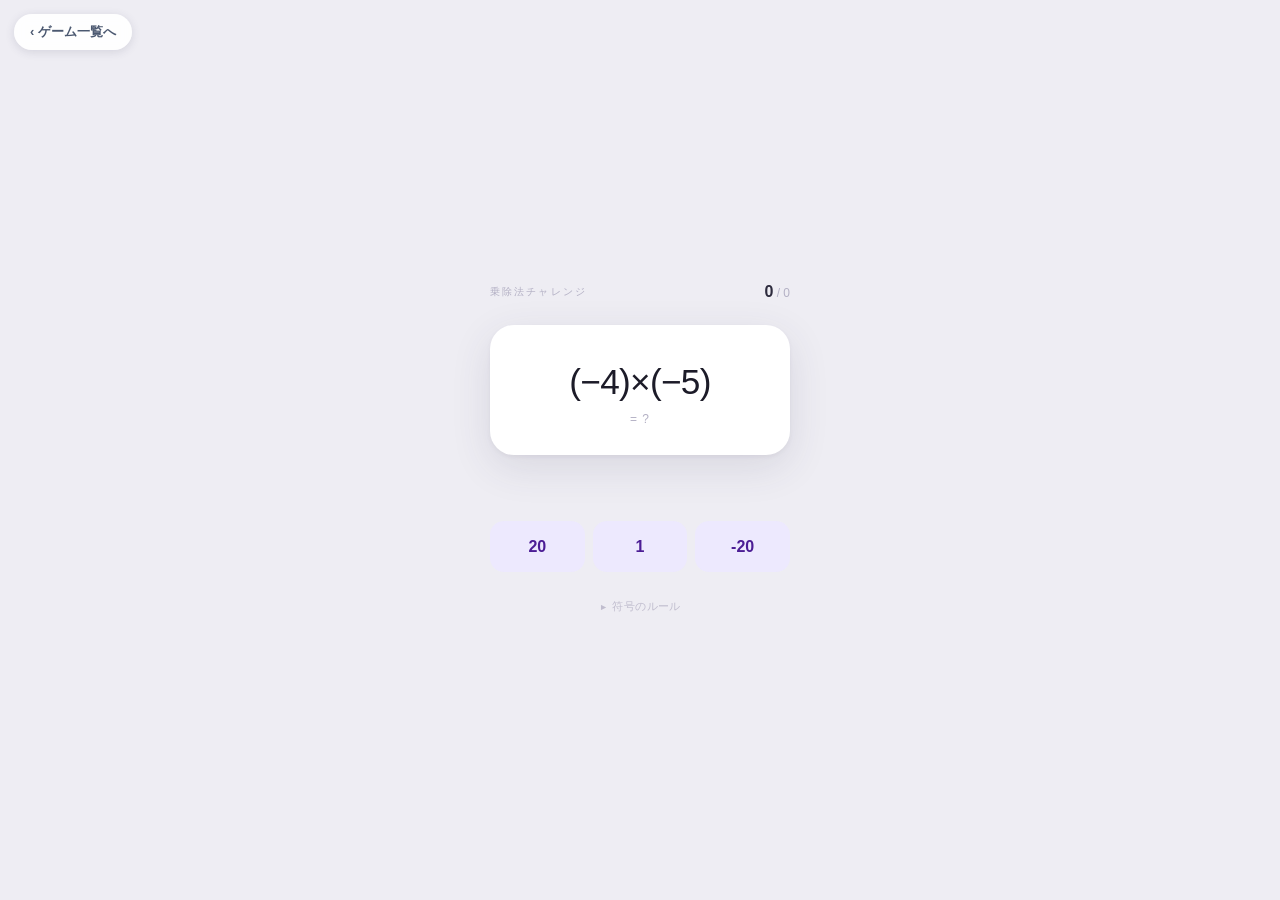
<file: games/multiply.html>
<!DOCTYPE html>
<html lang="ja">
<head>
  <meta charset="UTF-8">
  <meta name="viewport" content="width=device-width, initial-scale=1.0">
  <title>乗除法チャレンジ | Math Quest</title>
  <link rel="stylesheet" href="../css/game-nav.css">
  <style>
    *, *::before, *::after { margin: 0; padding: 0; box-sizing: border-box; }

    body {
      font-family: -apple-system, 'Hiragino Sans', 'Meiryo', sans-serif;
      background: #eeedf3;
      min-height: 100vh;
      display: flex; align-items: center; justify-content: center;
      transition: background 0.3s ease;
    }

    .game {
      width: min(300px, 100vw - 2.5rem);
      display: flex; flex-direction: column; align-items: center; gap: 1.5rem;
    }

    .header { width: 100%; display: flex; justify-content: space-between; align-items: center; }
    .title { font-size: 0.6rem; letter-spacing: 0.22em; color: #b3b0c4; font-weight: 500; }
    .score { font-size: 0.75rem; color: #b3b0c4; }
    .score b { color: #2d2b3d; font-size: 1rem; font-weight: 600; }

    .expr-card {
      width: 100%; background: white; border-radius: 24px;
      padding: 2.2rem 1.5rem 1.8rem; text-align: center;
      box-shadow: 0 2px 4px rgba(60,58,90,0.06), 0 12px 40px rgba(60,58,90,0.12);
      display: flex; flex-direction: column; align-items: center; gap: 0.6rem;
      transition: background 0.28s ease, opacity 0.16s ease;
    }
    .expr-card.ok  { background: #d1fae5; }
    .expr-card.err { background: #fee2e2; }

    .expr {
      font-weight: 200; color: #1c1b28;
      letter-spacing: -0.02em; line-height: 1.2; transition: color 0.28s;
    }
    .expr-card.ok  .expr { color: #059669; }
    .expr-card.err .expr { color: #dc2626; }
    .expr-label { font-size: 0.75rem; color: #b3b0c4; letter-spacing: 0.08em; }

    /* 分数表示 */
    .frac {
      display: inline-flex; flex-direction: column; align-items: center;
      vertical-align: middle; font-size: 0.58em; line-height: 1.15;
      margin: 0 0.06em;
    }
    .fnum { border-bottom: 1.5px solid currentColor; padding: 0 0.2em; text-align: center; min-width: 0.8em; }
    .fden { padding: 0 0.2em; text-align: center; min-width: 0.8em; }

    .fb {
      font-size: 0.74rem; min-height: 1.1rem;
      color: transparent; transition: color 0.2s; text-align: center; line-height: 1.4;
    }
    .fb.ok  { color: #059669; }
    .fb.err { color: #dc2626; }

    .choices {
      display: grid; grid-template-columns: 1fr 1fr 1fr;
      gap: 0.5rem; width: 100%;
    }
    .choice {
      padding: 1.05rem 0;
      background: #ede9fe; color: #4c1d95;
      border: none; border-radius: 14px;
      font-size: 1rem; font-weight: 700;
      font-family: inherit; font-variant-numeric: tabular-nums;
      cursor: pointer;
      transition: background 0.15s, color 0.15s, transform 0.1s;
    }
    .choice:active { transform: scale(0.95); }
    .choice:disabled { cursor: default; }
    .choice.hit  { background: #22c55e; color: white; }
    .choice.miss { background: #ef4444; color: white; }

    .hint-wrap { width: 100%; }
    .hint-btn {
      display: flex; align-items: center; gap: 0.25rem;
      margin: 0 auto; background: none; border: none;
      font-family: inherit; font-size: 0.67rem; color: #c0bdce;
      cursor: pointer; padding: 0.2rem 0.4rem;
      border-radius: 6px; transition: color 0.15s; letter-spacing: 0.04em;
    }
    .hint-btn:hover { color: #7c78a0; }
    .chev { display: inline-block; transition: transform 0.22s; font-size: 0.55rem; }
    .chev.open { transform: rotate(90deg); }
    .hint-body {
      display: none; flex-direction: column; gap: 0.55rem;
      margin-top: 0.65rem; padding: 0.9rem 1rem;
      background: white; border-radius: 14px;
      box-shadow: 0 2px 14px rgba(60,58,90,0.08);
    }
    .hint-body.open { display: flex; }
    .hp-row {
      display: flex; align-items: center; gap: 0.7rem;
      font-size: 0.76rem; color: #64748b;
      border-bottom: 1px solid #f1f0f6; padding-bottom: 0.5rem;
    }
    .hp-row:last-child { border-bottom: none; padding-bottom: 0; }
    .hp-key { font-size: 0.88rem; font-weight: 300; color: #1c1b28; min-width: 60px; text-align: right; flex-shrink: 0; }
    .hp-calc { flex: 1; line-height: 1.5; }
    .hp-calc b { color: #1c1b28; }
    .hp-calc .pos { color: #059669; font-weight: 700; }
    .hp-calc .neg { color: #dc2626; font-weight: 700; }

    /* ══ STREAK SYSTEM ══ */
    .toast {
      position: fixed; top: 1.2rem; left: 50%;
      transform: translateX(-50%) translateY(-80px);
      padding: 0.5rem 1.4rem; border-radius: 50px;
      font-size: 0.92rem; font-weight: 700; color: white;
      box-shadow: 0 6px 24px rgba(0,0,0,0.22); opacity: 0;
      transition: transform 0.32s cubic-bezier(0.34,1.56,0.64,1), opacity 0.25s ease;
      z-index: 300; pointer-events: none; white-space: nowrap;
    }
    .toast.show { transform: translateX(-50%) translateY(0); opacity: 1; }

    @keyframes shake {
      0%,100% { transform: translateX(0); }
      18% { transform: translateX(-9px); } 36% { transform: translateX(9px); }
      54% { transform: translateX(-6px); } 72% { transform: translateX(6px); }
    }
    .shaking { animation: shake 0.45s ease; }

    @keyframes confettiFall {
      0%   { transform: translateY(0) rotate(0deg); opacity: 1; }
      80%  { opacity: 0.85; }
      100% { transform: translateY(110vh) rotate(750deg); opacity: 0; }
    }

    .clear-overlay {
      position: fixed; inset: 0; background: rgba(28,27,40,0.84);
      display: flex; align-items: center; justify-content: center;
      z-index: 500; opacity: 0; pointer-events: none;
      transition: opacity 0.4s ease;
      backdrop-filter: blur(8px); -webkit-backdrop-filter: blur(8px);
    }
    .clear-overlay.show { opacity: 1; pointer-events: all; }
    .clear-card {
      background: white; border-radius: 28px; padding: 2.6rem 2rem 2rem;
      text-align: center; width: min(278px, 90vw);
      box-shadow: 0 28px 60px rgba(0,0,0,0.35);
      transform: scale(0.82);
      transition: transform 0.42s cubic-bezier(0.34,1.56,0.64,1);
    }
    .clear-overlay.show .clear-card { transform: scale(1); }
    .clear-emoji  { font-size: 3rem; line-height: 1; margin-bottom: 0.3rem; }
    .clear-title  { font-size: 2.4rem; font-weight: 800; color: #1c1b28; letter-spacing: -0.04em; margin-bottom: 0.25rem; }
    .clear-streak { font-size: 0.8rem; font-weight: 700; color: #6d28d9; letter-spacing: 0.06em; margin-bottom: 1.3rem; }
    .clear-divider { width: 36px; height: 2px; background: #eeedf3; margin: 0 auto 1.2rem; }
    .clear-stat { font-size: 0.82rem; color: #94a3b8; margin-bottom: 0.2rem; }
    .clear-stat b { color: #1c1b28; font-size: 1rem; }
    .clear-actions { margin-top: 1.7rem; }
    .clear-retry {
      background: #1c1b28; color: white; border: none; border-radius: 14px;
      padding: 0.9rem 2.5rem; font-size: 0.9rem; font-family: inherit;
      font-weight: 600; cursor: pointer; transition: background 0.15s;
    }
    .clear-retry:hover { background: #2d2b3d; }
  </style>
</head>
<body>

<a class="site-back" href="../index.html#games" aria-label="ゲーム一覧へ戻る">‹ ゲーム一覧へ</a>

<div class="toast" id="toast"></div>

<div class="game" id="gameEl">
  <div class="header">
    <div class="title">乗除法チャレンジ</div>
    <div class="score"><b id="sc">0</b> / <span id="tot">0</span></div>
  </div>

  <div class="expr-card" id="exprCard">
    <div class="expr" id="exprEl">&mdash;</div>
    <div class="expr-label">= ?</div>
  </div>

  <div class="fb" id="fb"></div>

  <div class="choices">
    <button class="choice" id="c0" onclick="answer(0)">&mdash;</button>
    <button class="choice" id="c1" onclick="answer(1)">&mdash;</button>
    <button class="choice" id="c2" onclick="answer(2)">&mdash;</button>
  </div>

  <div class="hint-wrap">
    <button class="hint-btn" onclick="toggleHint()">
      <span class="chev" id="chev">&#9658;</span> 符号のルール
    </button>
    <div class="hint-body" id="hb">
      <div class="hp-row">
        <span class="hp-key">負&#215;負</span>
        <span class="hp-calc">= <span class="pos">正</span>　（&#8722;2)&#215;(&#8722;3)=<b>6</b></span>
      </div>
      <div class="hp-row">
        <span class="hp-key">負&#215;正</span>
        <span class="hp-calc">= <span class="neg">負</span>　（&#8722;2)&#215;3=<b>&#8722;6</b></span>
      </div>
      <div class="hp-row">
        <span class="hp-key">負の個数</span>
        <span class="hp-calc"><span class="pos">偶数</span>個 → 正，<span class="neg">奇数</span>個 → 負</span>
      </div>
      <div class="hp-row">
        <span class="hp-key">÷分数</span>
        <span class="hp-calc">逆数を掛ける<br>&#247;(&#8722;3/4)=&#215;(&#8722;4/3)</span>
      </div>
    </div>
  </div>
</div>

<div class="clear-overlay" id="clearOverlay">
  <div class="clear-card">
    <div class="clear-emoji">&#127882;</div>
    <div class="clear-title">クリア！</div>
    <div class="clear-streak">10 問連続正解！！</div>
    <div class="clear-divider"></div>
    <p class="clear-stat">正解率 <b id="clearRate">&#8212;</b></p>
    <p class="clear-stat"><b id="clearFrac">&#8212;</b> 問正解</p>
    <div class="clear-actions">
      <button class="clear-retry" onclick="resetGame()">もう一度</button>
    </div>
  </div>
</div>

<script>
  var questions = [
    // 乗法 基本
    { expr:'(&#8722;9)&#215;(&#8722;6)',               val:54,  opts:[54,-54,15],    calc:'負&#215;負=正，9&#215;6=54' },
    { expr:'(&#8722;3)&#215;4',                        val:-12, opts:[-12,12,-7],    calc:'負&#215;正=負，3&#215;4=12' },
    { expr:'5&#215;(&#8722;7)',                         val:-35, opts:[-35,35,-2],    calc:'正&#215;負=負，5&#215;7=35' },
    { expr:'(&#8722;4)&#215;(&#8722;5)',               val:20,  opts:[20,-20,1],     calc:'負&#215;負=正，4&#215;5=20' },
    { expr:'(&#8722;6)&#215;(&#8722;6)',               val:36,  opts:[36,-36,-12],   calc:'負&#215;負=正，6&#215;6=36' },
    { expr:'8&#215;(&#8722;4)',                         val:-32, opts:[-32,32,-4],    calc:'正&#215;負=負，8&#215;4=32' },
    // 除法 基本
    { expr:'(&#8722;36)&#247;(&#8722;4)',              val:9,   opts:[9,-9,-32],     calc:'負&#247;負=正，36&#247;4=9' },
    { expr:'(&#8722;12)&#247;3',                       val:-4,  opts:[-4,4,-9],      calc:'負&#247;正=負，12&#247;3=4' },
    { expr:'15&#247;(&#8722;3)',                        val:-5,  opts:[-5,5,-12],     calc:'正&#247;負=負，15&#247;3=5' },
    { expr:'(&#8722;24)&#247;(&#8722;8)',              val:3,   opts:[3,-3,-16],     calc:'負&#247;負=正，24&#247;8=3' },
    // 分数の除法
    { expr:'6&#247;(&#8722;<span class="frac"><span class="fnum">3</span><span class="fden">4</span></span>)',  val:-8,  opts:[-8,8,-2],      calc:'6&#215;(&#8722;4/3)=&#8722;8' },
    { expr:'3&#247;(&#8722;<span class="frac"><span class="fnum">1</span><span class="fden">2</span></span>)',  val:-6,  opts:[-6,6,-2],      calc:'3&#215;(&#8722;2)=&#8722;6' },
    // 3項 (符号の個数がポイント)
    { expr:'(&#8722;2)&#215;(&#8722;3)&#215;(&#8722;4)', val:-24, opts:[-24,24,-9], calc:'負3つ&#8594;負，2&#215;3&#215;4=24' },
    { expr:'(&#8722;2)&#215;3&#215;(&#8722;4)',        val:24,  opts:[24,-24,-6],    calc:'負2つ&#8594;正，2&#215;3&#215;4=24' },
    { expr:'(&#8722;36)&#247;(&#8722;4)&#215;(&#8722;9)', val:-81, opts:[-81,81,-9], calc:'9&#215;(&#8722;9)=&#8722;81' },
    { expr:'(&#8722;3)&#215;4&#247;(&#8722;6)',        val:2,   opts:[2,-2,-8],      calc:'&#8722;12&#247;(&#8722;6)=2' },
  ];

  var CONFETTI_COLORS = ['#7c3aed','#0891b2','#22c55e','#f97316','#ec4899','#eab308','#3b82f6'];
  var MILESTONES = {
    3: { msg:'&#128293; 3連続！',       bg:'#d97706', flash:'#fffbeb', confetti:0,  shake:false },
    5: { msg:'&#11088; 5連続！！',      bg:'#f97316', flash:'#fff7ed', confetti:15, shake:false },
    8: { msg:'&#128640; 8連続！！！',   bg:'#7c3aed', flash:'#f5f3ff', confetti:25, shake:true  },
    9: { msg:'&#127775; 9連続！！！！', bg:'#059669', flash:'#ecfdf5', confetti:35, shake:true  },
  };

  var pool = [], pidx = 0, cur = null, curOpts = [];
  var okCount = 0, totCount = 0, streak = 0, locked = false;

  function $(id) { return document.getElementById(id); }

  function shuffle(a) {
    for (var i = a.length - 1; i > 0; i--) {
      var j = Math.floor(Math.random() * (i + 1));
      var tmp = a[i]; a[i] = a[j]; a[j] = tmp;
    }
    return a;
  }

  function setFb(text, cls) {
    var el = $('fb');
    el.innerHTML = text;
    el.className = 'fb' + (cls ? ' ' + cls : '');
  }

  function setExprSize(expr) {
    // Use a temp element to measure actual text length (strips HTML tags)
    var tmp = document.createElement('div');
    tmp.innerHTML = expr;
    var len = (tmp.textContent || tmp.innerText || '').length;
    $('exprEl').style.fontSize = len <= 7 ? '2.8rem' : len <= 11 ? '2.2rem' : '1.75rem';
  }

  // ── streak ──
  var toastTimer;
  function showToast(msg, bg) {
    var t = $('toast');
    clearTimeout(toastTimer);
    t.innerHTML = msg;
    t.style.background = bg;
    t.classList.remove('show');
    void t.offsetWidth;
    t.classList.add('show');
    toastTimer = setTimeout(function() { t.classList.remove('show'); }, 2300);
  }
  function flashBg(color) {
    document.body.style.background = color;
    setTimeout(function() { document.body.style.background = '#eeedf3'; }, 330);
  }
  function spawnConfetti(count) {
    for (var i = 0; i < count; i++) {
      (function() {
        var el = document.createElement('div');
        var sz = 6 + Math.random() * 9;
        el.style.cssText = 'position:fixed;z-index:600;' +
          'left:' + (4 + Math.random() * 92) + 'vw;' +
          'top:-' + (8 + Math.random() * 14) + 'px;' +
          'width:' + sz + 'px;height:' + sz + 'px;' +
          'background:' + CONFETTI_COLORS[Math.floor(Math.random() * CONFETTI_COLORS.length)] + ';' +
          'border-radius:' + (Math.random() > 0.5 ? '50%' : '3px') + ';' +
          'animation:confettiFall ' + (1.4 + Math.random() * 1.6) + 's ease-in forwards;' +
          'animation-delay:' + (Math.random() * 0.7) + 's;pointer-events:none;';
        document.body.appendChild(el);
        setTimeout(function() { if (el.parentNode) el.parentNode.removeChild(el); }, 3800);
      })();
    }
  }
  function shakeGame() {
    var el = $('gameEl');
    el.classList.remove('shaking');
    void el.offsetWidth;
    el.classList.add('shaking');
    setTimeout(function() { el.classList.remove('shaking'); }, 500);
  }
  function checkStreak() {
    if (streak === 10) {
      flashBg('#f0fdf4');
      setTimeout(function() { spawnConfetti(45); showClear(); }, 1300);
      return true;
    }
    var m = MILESTONES[streak];
    if (m) {
      showToast(m.msg, m.bg);
      flashBg(m.flash);
      if (m.confetti > 0) spawnConfetti(m.confetti);
      if (m.shake) shakeGame();
    }
    return false;
  }
  function showClear() {
    var rate = totCount > 0 ? Math.round(okCount / totCount * 100) : 0;
    $('clearRate').textContent = rate + '%';
    $('clearFrac').textContent = okCount + ' / ' + totCount;
    $('clearOverlay').classList.add('show');
  }
  function resetGame() {
    streak = 0; okCount = 0; totCount = 0;
    $('sc').textContent = '0';
    $('tot').textContent = '0';
    $('clearOverlay').classList.remove('show');
    for (var i = 0; i < 3; i++) $('c' + i).className = 'choice';
    $('exprCard').className = 'expr-card';
    $('exprCard').style.opacity = '1';
    locked = false;
    loadQ();
    setFb('', '');
  }

  // ── core ──
  function loadQ() {
    if (pidx >= pool.length) {
      pool = shuffle(pool.slice());
      pidx = 0;
    }
    cur = pool[pidx++];
    curOpts = shuffle(cur.opts.slice());
    $('exprEl').innerHTML = cur.expr;
    setExprSize(cur.expr);
    for (var i = 0; i < 3; i++) {
      $('c' + i).textContent = curOpts[i];
      $('c' + i).className = 'choice';
      $('c' + i).disabled = false;
    }
  }

  function next() {
    $('exprCard').style.opacity = '0';
    setTimeout(function() {
      $('exprCard').className = 'expr-card';
      $('exprCard').style.opacity = '1';
      loadQ();
      setFb('', '');
      locked = false;
    }, 175);
  }

  function answer(idx) {
    if (locked) return;
    locked = true;
    for (var i = 0; i < 3; i++) $('c' + i).disabled = true;

    var chosen = curOpts[idx];
    var right = (chosen === cur.val);
    var correctShuffledIdx = curOpts.indexOf(cur.val);

    totCount++;

    if (right) {
      okCount++;
      streak++;
      $('c' + idx).classList.add('hit');
      $('exprCard').classList.add('ok');
      setFb('正解 &#10003;', 'ok');
      if (!checkStreak()) setTimeout(next, 1700);
    } else {
      streak = 0;
      $('c' + idx).classList.add('miss');
      $('c' + correctShuffledIdx).classList.add('hit');
      $('exprCard').classList.add('err');
      setFb('正解は ' + cur.val + '（' + cur.calc + '）', 'err');
      setTimeout(next, 1800);
    }
    $('sc').textContent = okCount;
    $('tot').textContent = totCount;
  }

  function toggleHint() {
    $('hb').classList.toggle('open');
    $('chev').classList.toggle('open');
  }

  // init
  for (var i = 0; i < questions.length; i++) pool.push(questions[i]);
  pool = shuffle(pool);
  loadQ();
</script>
</body>
</html>
</file>
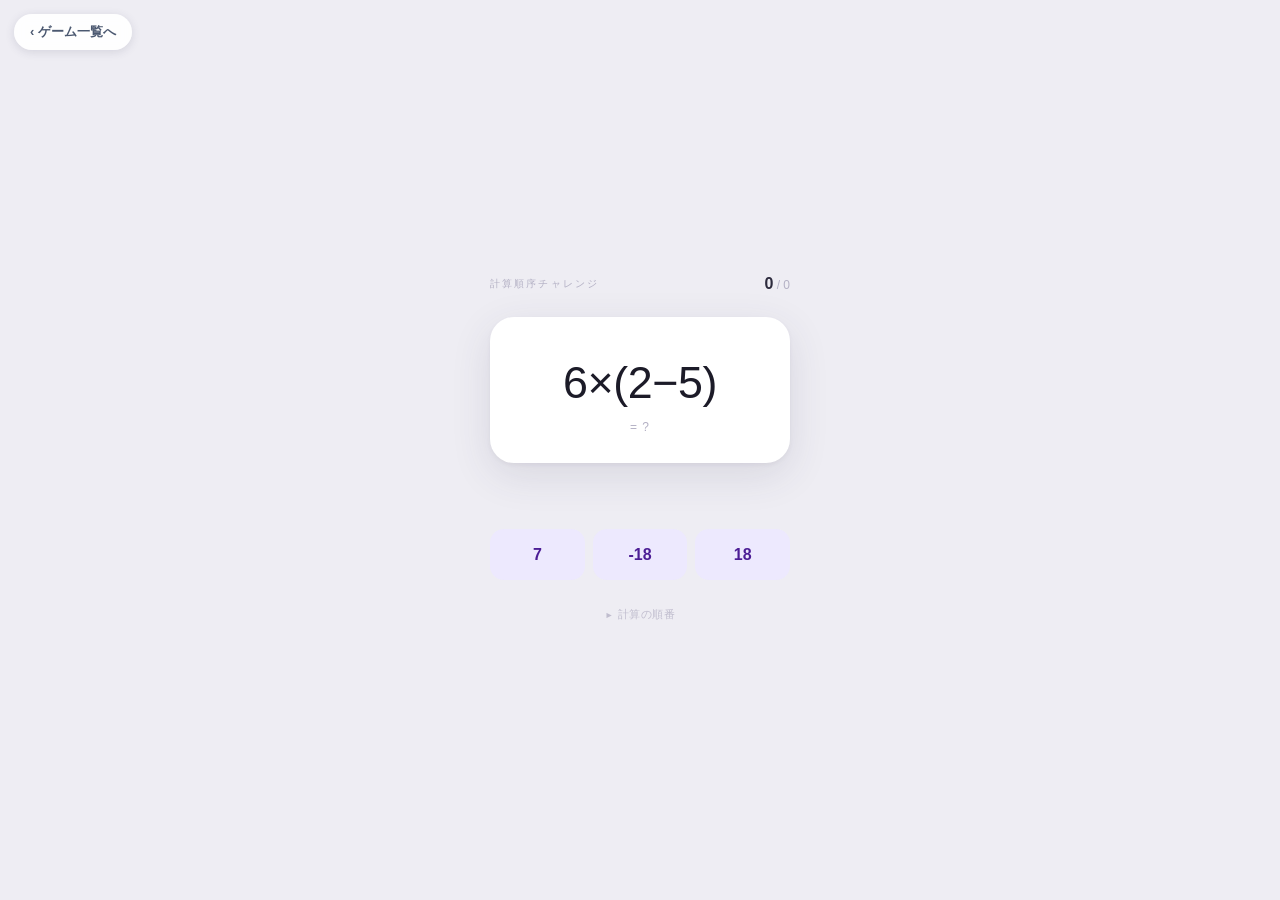
<file: games/order.html>
<!DOCTYPE html>
<html lang="ja">
<head>
  <meta charset="UTF-8">
  <meta name="viewport" content="width=device-width, initial-scale=1.0">
  <title>計算順序チャレンジ | Math Quest</title>
  <link rel="stylesheet" href="../css/game-nav.css">
  <style>
    *, *::before, *::after { margin: 0; padding: 0; box-sizing: border-box; }

    body {
      font-family: -apple-system, 'Hiragino Sans', 'Meiryo', sans-serif;
      background: #eeedf3;
      min-height: 100vh;
      display: flex; align-items: center; justify-content: center;
      transition: background 0.3s ease;
    }

    .game {
      width: min(300px, 100vw - 2.5rem);
      display: flex; flex-direction: column; align-items: center; gap: 1.5rem;
    }

    .header { width: 100%; display: flex; justify-content: space-between; align-items: center; }
    .title { font-size: 0.6rem; letter-spacing: 0.22em; color: #b3b0c4; font-weight: 500; }
    .score { font-size: 0.75rem; color: #b3b0c4; }
    .score b { color: #2d2b3d; font-size: 1rem; font-weight: 600; }

    .expr-card {
      width: 100%; background: white; border-radius: 24px;
      padding: 2.2rem 1.5rem 1.8rem; text-align: center;
      box-shadow: 0 2px 4px rgba(60,58,90,0.06), 0 12px 40px rgba(60,58,90,0.12);
      display: flex; flex-direction: column; align-items: center; gap: 0.6rem;
      transition: background 0.28s ease, opacity 0.16s ease;
    }
    .expr-card.ok  { background: #d1fae5; }
    .expr-card.err { background: #fee2e2; }

    .expr {
      font-weight: 200; color: #1c1b28;
      letter-spacing: -0.01em; line-height: 1.3; transition: color 0.28s;
    }
    .expr-card.ok  .expr { color: #059669; }
    .expr-card.err .expr { color: #dc2626; }
    .expr-label { font-size: 0.75rem; color: #b3b0c4; letter-spacing: 0.08em; }

    .fb {
      font-size: 0.74rem; min-height: 1.1rem;
      color: transparent; transition: color 0.2s; text-align: center; line-height: 1.4;
    }
    .fb.ok  { color: #059669; }
    .fb.err { color: #dc2626; }

    .choices {
      display: grid; grid-template-columns: 1fr 1fr 1fr;
      gap: 0.5rem; width: 100%;
    }
    .choice {
      padding: 1.05rem 0;
      background: #ede9fe; color: #4c1d95;
      border: none; border-radius: 14px;
      font-size: 1rem; font-weight: 700;
      font-family: inherit; font-variant-numeric: tabular-nums;
      cursor: pointer;
      transition: background 0.15s, color 0.15s, transform 0.1s;
    }
    .choice:active { transform: scale(0.95); }
    .choice:disabled { cursor: default; }
    .choice.hit  { background: #22c55e; color: white; }
    .choice.miss { background: #ef4444; color: white; }

    .hint-wrap { width: 100%; }
    .hint-btn {
      display: flex; align-items: center; gap: 0.25rem;
      margin: 0 auto; background: none; border: none;
      font-family: inherit; font-size: 0.67rem; color: #c0bdce;
      cursor: pointer; padding: 0.2rem 0.4rem;
      border-radius: 6px; transition: color 0.15s; letter-spacing: 0.04em;
    }
    .hint-btn:hover { color: #7c78a0; }
    .chev { display: inline-block; transition: transform 0.22s; font-size: 0.55rem; }
    .chev.open { transform: rotate(90deg); }
    .hint-body {
      display: none; flex-direction: column; gap: 0.5rem;
      margin-top: 0.65rem; padding: 0.9rem 1rem;
      background: white; border-radius: 14px;
      box-shadow: 0 2px 14px rgba(60,58,90,0.08);
    }
    .hint-body.open { display: flex; }
    .order-row {
      display: flex; align-items: center; gap: 0.5rem;
      font-size: 0.76rem;
    }
    .order-num {
      width: 1.4rem; height: 1.4rem; border-radius: 50%;
      background: #6d28d9; color: white;
      display: flex; align-items: center; justify-content: center;
      font-size: 0.7rem; font-weight: 700; flex-shrink: 0;
    }
    .order-text { color: #64748b; }
    .order-text b { color: #1c1b28; }

    /* ══ STREAK SYSTEM ══ */
    .toast {
      position: fixed; top: 1.2rem; left: 50%;
      transform: translateX(-50%) translateY(-80px);
      padding: 0.5rem 1.4rem; border-radius: 50px;
      font-size: 0.92rem; font-weight: 700; color: white;
      box-shadow: 0 6px 24px rgba(0,0,0,0.22); opacity: 0;
      transition: transform 0.32s cubic-bezier(0.34,1.56,0.64,1), opacity 0.25s ease;
      z-index: 300; pointer-events: none; white-space: nowrap;
    }
    .toast.show { transform: translateX(-50%) translateY(0); opacity: 1; }

    @keyframes shake {
      0%,100% { transform: translateX(0); }
      18% { transform: translateX(-9px); } 36% { transform: translateX(9px); }
      54% { transform: translateX(-6px); } 72% { transform: translateX(6px); }
    }
    .shaking { animation: shake 0.45s ease; }

    @keyframes confettiFall {
      0%   { transform: translateY(0) rotate(0deg); opacity: 1; }
      80%  { opacity: 0.85; }
      100% { transform: translateY(110vh) rotate(750deg); opacity: 0; }
    }

    .clear-overlay {
      position: fixed; inset: 0; background: rgba(28,27,40,0.84);
      display: flex; align-items: center; justify-content: center;
      z-index: 500; opacity: 0; pointer-events: none;
      transition: opacity 0.4s ease;
      backdrop-filter: blur(8px); -webkit-backdrop-filter: blur(8px);
    }
    .clear-overlay.show { opacity: 1; pointer-events: all; }
    .clear-card {
      background: white; border-radius: 28px; padding: 2.6rem 2rem 2rem;
      text-align: center; width: min(278px, 90vw);
      box-shadow: 0 28px 60px rgba(0,0,0,0.35);
      transform: scale(0.82);
      transition: transform 0.42s cubic-bezier(0.34,1.56,0.64,1);
    }
    .clear-overlay.show .clear-card { transform: scale(1); }
    .clear-emoji  { font-size: 3rem; line-height: 1; margin-bottom: 0.3rem; }
    .clear-title  { font-size: 2.4rem; font-weight: 800; color: #1c1b28; letter-spacing: -0.04em; margin-bottom: 0.25rem; }
    .clear-streak { font-size: 0.8rem; font-weight: 700; color: #6d28d9; letter-spacing: 0.06em; margin-bottom: 1.3rem; }
    .clear-divider { width: 36px; height: 2px; background: #eeedf3; margin: 0 auto 1.2rem; }
    .clear-stat { font-size: 0.82rem; color: #94a3b8; margin-bottom: 0.2rem; }
    .clear-stat b { color: #1c1b28; font-size: 1rem; }
    .clear-actions { margin-top: 1.7rem; }
    .clear-retry {
      background: #1c1b28; color: white; border: none; border-radius: 14px;
      padding: 0.9rem 2.5rem; font-size: 0.9rem; font-family: inherit;
      font-weight: 600; cursor: pointer; transition: background 0.15s;
    }
    .clear-retry:hover { background: #2d2b3d; }
  </style>
</head>
<body>

<a class="site-back" href="../index.html#games" aria-label="ゲーム一覧へ戻る">‹ ゲーム一覧へ</a>

<div class="toast" id="toast"></div>

<div class="game" id="gameEl">
  <div class="header">
    <div class="title">計算順序チャレンジ</div>
    <div class="score"><b id="sc">0</b> / <span id="tot">0</span></div>
  </div>

  <div class="expr-card" id="exprCard">
    <div class="expr" id="exprEl">&mdash;</div>
    <div class="expr-label">= ?</div>
  </div>

  <div class="fb" id="fb"></div>

  <div class="choices">
    <button class="choice" id="c0" onclick="answer(0)">&mdash;</button>
    <button class="choice" id="c1" onclick="answer(1)">&mdash;</button>
    <button class="choice" id="c2" onclick="answer(2)">&mdash;</button>
  </div>

  <div class="hint-wrap">
    <button class="hint-btn" onclick="toggleHint()">
      <span class="chev" id="chev">&#9658;</span> 計算の順番
    </button>
    <div class="hint-body" id="hb">
      <div class="order-row">
        <div class="order-num">1</div>
        <div class="order-text"><b>かっこ</b> の中</div>
      </div>
      <div class="order-row">
        <div class="order-num">2</div>
        <div class="order-text"><b>累乗</b>（&#178;、&#179;）</div>
      </div>
      <div class="order-row">
        <div class="order-num">3</div>
        <div class="order-text"><b>乗除</b>（&#215;、&#247;）</div>
      </div>
      <div class="order-row">
        <div class="order-num">4</div>
        <div class="order-text"><b>加減</b>（+、&#8722;）</div>
      </div>
    </div>
  </div>
</div>

<div class="clear-overlay" id="clearOverlay">
  <div class="clear-card">
    <div class="clear-emoji">&#127882;</div>
    <div class="clear-title">クリア！</div>
    <div class="clear-streak">10 問連続正解！！</div>
    <div class="clear-divider"></div>
    <p class="clear-stat">正解率 <b id="clearRate">&#8212;</b></p>
    <p class="clear-stat"><b id="clearFrac">&#8212;</b> 問正解</p>
    <div class="clear-actions">
      <button class="clear-retry" onclick="resetGame()">もう一度</button>
    </div>
  </div>
</div>

<script>
  var questions = [
    // ① 乗除を加減より先に
    { expr:'&#8722;18+12&#247;(&#8722;6)',
      val:-20, opts:[-20,1,-16],
      calc:'12&#247;(&#8722;6)=&#8722;2 先に　&#8722;18+(&#8722;2)=&#8722;20' },
    { expr:'5&#8722;3&#215;4',
      val:-7,  opts:[-7,8,2],
      calc:'3&#215;4=12 先に　5&#8722;12=&#8722;7' },
    { expr:'&#8722;3+8&#215;2',
      val:13,  opts:[13,10,-22],
      calc:'8&#215;2=16 先に　&#8722;3+16=13' },
    { expr:'10&#8722;(&#8722;2)&#215;3',
      val:16,  opts:[16,4,-26],
      calc:'(&#8722;2)&#215;3=&#8722;6 先に　10&#8722;(&#8722;6)=16' },
    { expr:'&#8722;4+(&#8722;3)&#215;(&#8722;2)',
      val:2,   opts:[2,14,-14],
      calc:'(&#8722;3)&#215;(&#8722;2)=6 先に　&#8722;4+6=2' },
    // ② かっこを先に
    { expr:'(5&#8722;8)&#215;4',
      val:-12, opts:[-12,12,-27],
      calc:'5&#8722;8=&#8722;3 先に　(&#8722;3)&#215;4=&#8722;12' },
    { expr:'6&#215;(2&#8722;5)',
      val:-18, opts:[-18,18,7],
      calc:'2&#8722;5=&#8722;3 先に　6&#215;(&#8722;3)=&#8722;18' },
    { expr:'(&#8722;9+3)&#215;(&#8722;2)',
      val:12,  opts:[12,-12,-15],
      calc:'&#8722;9+3=&#8722;6 先に　(&#8722;6)&#215;(&#8722;2)=12' },
    // ③ 累乗を先に
    { expr:'&#8722;4+3&#178;',
      val:5,   opts:[5,1,-1],
      calc:'3&#178;=9 先に　&#8722;4+9=5' },
    { expr:'2&#215;(&#8722;3)&#178;',
      val:18,  opts:[18,-18,36],
      calc:'(&#8722;3)&#178;=9 先に　2&#215;9=18' },
    { expr:'&#8722;3&#178;+5',
      val:-4,  opts:[-4,14,-14],
      calc:'&#8722;3&#178;=&#8722;9 先に　&#8722;9+5=&#8722;4' },
    // ④ 教科書より（問5）
    { expr:'8&#8722;(&#8722;6&#178;)&#247;4',
      val:17,  opts:[17,-1,11],
      calc:'(&#8722;6&#178;)=&#8722;36　&#8722;36&#247;4=&#8722;9　8&#8722;(&#8722;9)=17' },
    { expr:'2&#8722;[7&#8722;(&#8722;13)]&#247;(&#8722;5)',
      val:6,   opts:[6,-2,-4],
      calc:'[7+13]=20　20&#247;(&#8722;5)=&#8722;4　2&#8722;(&#8722;4)=6' },
    { expr:'230&#215;(&#8722;3)+230&#215;(&#8722;7)',
      val:-2300, opts:[-2300,2300,-460],
      calc:'230&#215;[(&#8722;3)+(&#8722;7)]=230&#215;(&#8722;10)=&#8722;2300' },
    // ⑤ 複合
    { expr:'(&#8722;4)&#178;&#8722;4&#215;3',
      val:4,   opts:[4,-28,-4],
      calc:'(&#8722;4)&#178;=16　4&#215;3=12　16&#8722;12=4' },
    { expr:'(&#8722;2)&#179;&#8722;4&#215;3',
      val:-20, opts:[-20,-4,20],
      calc:'(&#8722;2)&#179;=&#8722;8　4&#215;3=12　&#8722;8&#8722;12=&#8722;20' },
  ];

  var CONFETTI_COLORS = ['#7c3aed','#0891b2','#22c55e','#f97316','#ec4899','#eab308','#3b82f6'];
  var MILESTONES = {
    3: { msg:'&#128293; 3連続！',       bg:'#d97706', flash:'#fffbeb', confetti:0,  shake:false },
    5: { msg:'&#11088; 5連続！！',      bg:'#f97316', flash:'#fff7ed', confetti:15, shake:false },
    8: { msg:'&#128640; 8連続！！！',   bg:'#7c3aed', flash:'#f5f3ff', confetti:25, shake:true  },
    9: { msg:'&#127775; 9連続！！！！', bg:'#059669', flash:'#ecfdf5', confetti:35, shake:true  },
  };

  var pool = [], pidx = 0, cur = null, curOpts = [];
  var okCount = 0, totCount = 0, streak = 0, locked = false;

  function $(id) { return document.getElementById(id); }

  function shuffle(a) {
    for (var i = a.length - 1; i > 0; i--) {
      var j = Math.floor(Math.random() * (i + 1));
      var tmp = a[i]; a[i] = a[j]; a[j] = tmp;
    }
    return a;
  }

  function setFb(text, cls) {
    var el = $('fb');
    el.innerHTML = text;
    el.className = 'fb' + (cls ? ' ' + cls : '');
  }

  function setExprSize(expr) {
    var tmp = document.createElement('div');
    tmp.innerHTML = expr;
    var len = (tmp.textContent || tmp.innerText || '').length;
    $('exprEl').style.fontSize =
      len <= 7  ? '2.8rem' :
      len <= 11 ? '2.2rem' :
      len <= 16 ? '1.75rem' : '1.4rem';
  }

  /* ── streak ── */
  var toastTimer;
  function showToast(msg, bg) {
    var t = $('toast');
    clearTimeout(toastTimer);
    t.innerHTML = msg; t.style.background = bg;
    t.classList.remove('show'); void t.offsetWidth;
    t.classList.add('show');
    toastTimer = setTimeout(function() { t.classList.remove('show'); }, 2300);
  }
  function flashBg(color) {
    document.body.style.background = color;
    setTimeout(function() { document.body.style.background = '#eeedf3'; }, 330);
  }
  function spawnConfetti(count) {
    for (var i = 0; i < count; i++) {
      (function() {
        var el = document.createElement('div');
        var sz = 6 + Math.random() * 9;
        el.style.cssText = 'position:fixed;z-index:600;' +
          'left:' + (4 + Math.random() * 92) + 'vw;' +
          'top:-' + (8 + Math.random() * 14) + 'px;' +
          'width:' + sz + 'px;height:' + sz + 'px;' +
          'background:' + CONFETTI_COLORS[Math.floor(Math.random() * CONFETTI_COLORS.length)] + ';' +
          'border-radius:' + (Math.random() > 0.5 ? '50%' : '3px') + ';' +
          'animation:confettiFall ' + (1.4 + Math.random() * 1.6) + 's ease-in forwards;' +
          'animation-delay:' + (Math.random() * 0.7) + 's;pointer-events:none;';
        document.body.appendChild(el);
        setTimeout(function() { if (el.parentNode) el.parentNode.removeChild(el); }, 3800);
      })();
    }
  }
  function shakeGame() {
    var el = $('gameEl');
    el.classList.remove('shaking'); void el.offsetWidth;
    el.classList.add('shaking');
    setTimeout(function() { el.classList.remove('shaking'); }, 500);
  }
  function checkStreak() {
    if (streak === 10) {
      flashBg('#f0fdf4');
      setTimeout(function() { spawnConfetti(45); showClear(); }, 1300);
      return true;
    }
    var m = MILESTONES[streak];
    if (m) {
      showToast(m.msg, m.bg); flashBg(m.flash);
      if (m.confetti > 0) spawnConfetti(m.confetti);
      if (m.shake) shakeGame();
    }
    return false;
  }
  function showClear() {
    var rate = totCount > 0 ? Math.round(okCount / totCount * 100) : 0;
    $('clearRate').textContent = rate + '%';
    $('clearFrac').textContent = okCount + ' / ' + totCount;
    $('clearOverlay').classList.add('show');
  }
  function resetGame() {
    streak = 0; okCount = 0; totCount = 0;
    $('sc').textContent = '0'; $('tot').textContent = '0';
    $('clearOverlay').classList.remove('show');
    for (var i = 0; i < 3; i++) $('c' + i).className = 'choice';
    $('exprCard').className = 'expr-card';
    $('exprCard').style.opacity = '1';
    locked = false; loadQ(); setFb('', '');
  }

  /* ── core ── */
  function loadQ() {
    if (pidx >= pool.length) { pool = shuffle(pool.slice()); pidx = 0; }
    cur = pool[pidx++];
    curOpts = shuffle(cur.opts.slice());
    $('exprEl').innerHTML = cur.expr;
    setExprSize(cur.expr);
    for (var i = 0; i < 3; i++) {
      $('c' + i).textContent = curOpts[i];
      $('c' + i).className = 'choice';
      $('c' + i).disabled = false;
    }
  }

  function next() {
    $('exprCard').style.opacity = '0';
    setTimeout(function() {
      $('exprCard').className = 'expr-card';
      $('exprCard').style.opacity = '1';
      loadQ(); setFb('', ''); locked = false;
    }, 175);
  }

  function answer(idx) {
    if (locked) return;
    locked = true;
    for (var i = 0; i < 3; i++) $('c' + i).disabled = true;

    var chosen = curOpts[idx];
    var right = (chosen === cur.val);
    var correctIdx = curOpts.indexOf(cur.val);
    totCount++;

    if (right) {
      okCount++; streak++;
      $('c' + idx).classList.add('hit');
      $('exprCard').classList.add('ok');
      setFb('正解 &#10003;', 'ok');
      if (!checkStreak()) setTimeout(next, 1700);
    } else {
      streak = 0;
      $('c' + idx).classList.add('miss');
      $('c' + correctIdx).classList.add('hit');
      $('exprCard').classList.add('err');
      setFb('正解は ' + cur.val + '（' + cur.calc + '）', 'err');
      setTimeout(next, 1900);
    }
    $('sc').textContent = okCount;
    $('tot').textContent = totCount;
  }

  function toggleHint() {
    $('hb').classList.toggle('open');
    $('chev').classList.toggle('open');
  }

  for (var i = 0; i < questions.length; i++) pool.push(questions[i]);
  pool = shuffle(pool);
  loadQ();
</script>
</body>
</html>
</file>
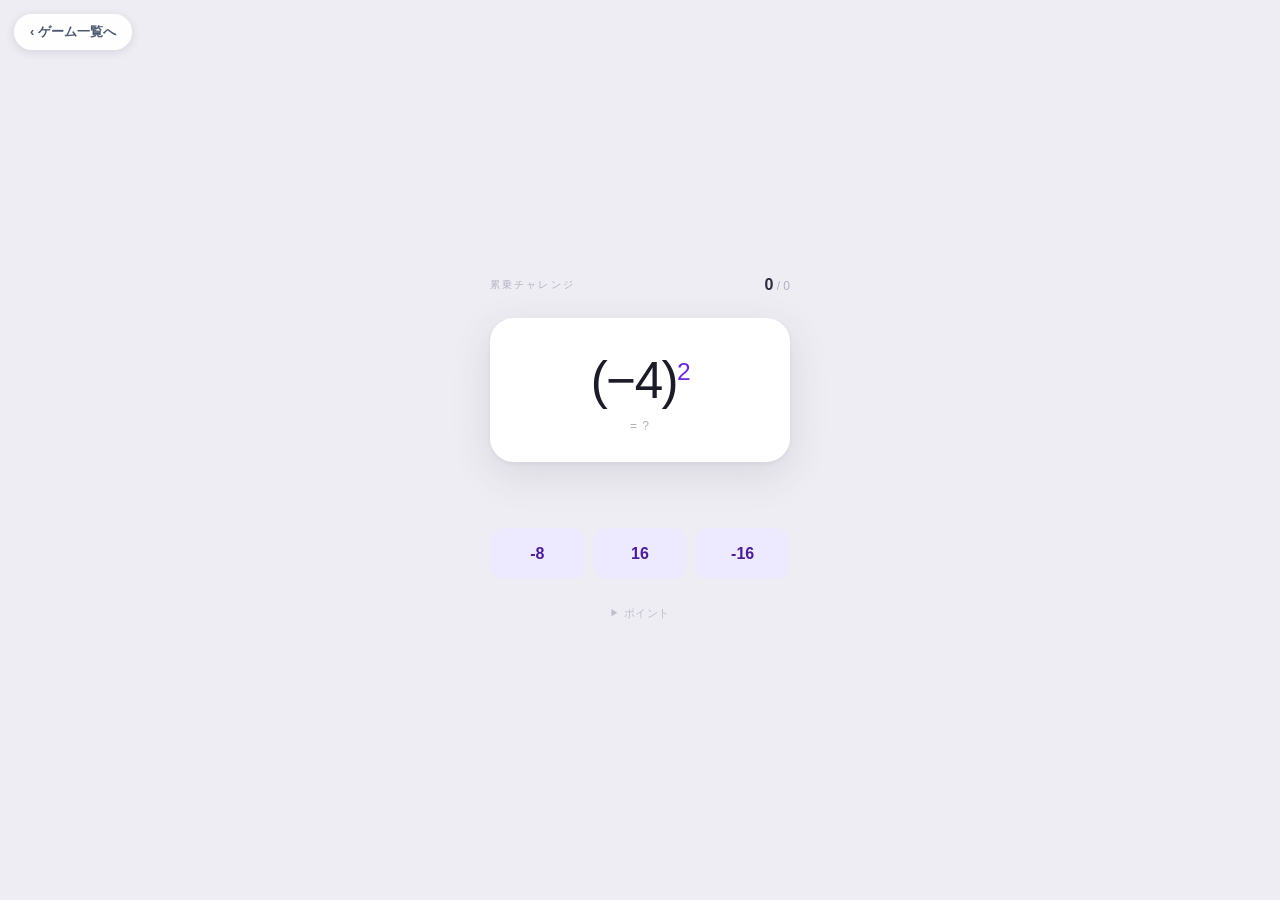
<file: games/powers.html>
<!DOCTYPE html>
<html lang="ja">
<head>
  <meta charset="UTF-8">
  <meta name="viewport" content="width=device-width, initial-scale=1.0">
  <title>累乗チャレンジ | Math Quest</title>
  <link rel="stylesheet" href="../css/game-nav.css">
  <style>
    *, *::before, *::after { margin: 0; padding: 0; box-sizing: border-box; }

    body {
      font-family: -apple-system, 'Hiragino Sans', 'Meiryo', sans-serif;
      background: #eeedf3;
      min-height: 100vh;
      display: flex;
      align-items: center;
      justify-content: center;
      transition: background 0.3s ease;
    }

    .game {
      width: min(300px, 100vw - 2.5rem);
      display: flex;
      flex-direction: column;
      align-items: center;
      gap: 1.5rem;
    }

    /* ── header ── */
    .header { width: 100%; display: flex; justify-content: space-between; align-items: center; }
    .title { font-size: 0.6rem; letter-spacing: 0.22em; color: #b3b0c4; font-weight: 500; }
    .score { font-size: 0.75rem; color: #b3b0c4; }
    .score b { color: #2d2b3d; font-size: 1rem; font-weight: 600; }

    /* ── expression card ── */
    .expr-card {
      width: 100%;
      background: white; border-radius: 24px;
      padding: 2.2rem 1.5rem 1.8rem;
      text-align: center;
      box-shadow: 0 2px 4px rgba(60,58,90,0.06), 0 12px 40px rgba(60,58,90,0.12);
      display: flex; flex-direction: column; align-items: center; gap: 0.6rem;
      transition: background 0.28s ease, opacity 0.16s ease;
    }
    .expr-card.ok  { background: #d1fae5; }
    .expr-card.err { background: #fee2e2; }

    .expr {
      font-size: 3.2rem; font-weight: 200;
      color: #1c1b28; letter-spacing: -0.03em; line-height: 1.1;
    }
    /* exponent number in violet so it stands out */
    .expr sup {
      font-size: 0.48em; font-weight: 500;
      color: #6d28d9; vertical-align: super;
    }
    .expr-card.ok  .expr, .expr-card.ok  .expr sup { color: #059669; }
    .expr-card.err .expr, .expr-card.err .expr sup { color: #dc2626; }

    .expr-label {
      font-size: 0.75rem; color: #b3b0c4; letter-spacing: 0.08em;
    }

    /* ── feedback ── */
    .fb {
      font-size: 0.74rem; min-height: 1.1rem;
      color: transparent; transition: color 0.2s; text-align: center; line-height: 1.4;
    }
    .fb.ok  { color: #059669; }
    .fb.err { color: #dc2626; }

    /* ── 3-choice buttons ── */
    .choices {
      display: grid;
      grid-template-columns: 1fr 1fr 1fr;
      gap: 0.5rem;
      width: 100%;
    }
    .choice {
      padding: 1.05rem 0;
      background: #ede9fe; color: #4c1d95;
      border: none; border-radius: 14px;
      font-size: 1rem; font-weight: 700;
      font-family: inherit; font-variant-numeric: tabular-nums;
      cursor: pointer;
      transition: background 0.15s, color 0.15s, transform 0.1s;
    }
    .choice:active { transform: scale(0.95); }
    .choice:disabled { cursor: default; }
    .choice.hit  { background: #22c55e; color: white; }
    .choice.miss { background: #ef4444; color: white; }

    /* ── hint ── */
    .hint-wrap { width: 100%; }
    .hint-btn {
      display: flex; align-items: center; gap: 0.25rem;
      margin: 0 auto; background: none; border: none;
      font-family: inherit; font-size: 0.67rem; color: #c0bdce;
      cursor: pointer; padding: 0.2rem 0.4rem;
      border-radius: 6px; transition: color 0.15s; letter-spacing: 0.04em;
    }
    .hint-btn:hover { color: #7c78a0; }
    .chev { display: inline-block; transition: transform 0.22s; font-size: 0.55rem; }
    .chev.open { transform: rotate(90deg); }
    .hint-body {
      display: none; flex-direction: column; gap: 0.55rem;
      margin-top: 0.65rem; padding: 0.9rem 1rem;
      background: white; border-radius: 14px;
      box-shadow: 0 2px 14px rgba(60,58,90,0.08);
    }
    .hint-body.open { display: flex; }
    .hp-row {
      display: flex; align-items: center; gap: 0.7rem;
      font-size: 0.76rem; color: #64748b; border-bottom: 1px solid #f1f0f6;
      padding-bottom: 0.5rem;
    }
    .hp-row:last-child { border-bottom: none; padding-bottom: 0; }
    .hp-expr {
      font-size: 1.05rem; font-weight: 300;
      color: #1c1b28; min-width: 62px; text-align: right;
    }
    .hp-expr sup { font-size: 0.55em; color: #6d28d9; font-weight: 500; }
    .hp-calc { flex: 1; }
    .hp-calc b { color: #1c1b28; }

    /* ══ STREAK SYSTEM (shared across all games) ══ */
    .toast {
      position: fixed; top: 1.2rem; left: 50%;
      transform: translateX(-50%) translateY(-80px);
      padding: 0.5rem 1.4rem;
      border-radius: 50px;
      font-size: 0.92rem; font-weight: 700; color: white;
      box-shadow: 0 6px 24px rgba(0,0,0,0.22);
      opacity: 0;
      transition: transform 0.32s cubic-bezier(0.34,1.56,0.64,1), opacity 0.25s ease;
      z-index: 300; pointer-events: none; white-space: nowrap;
    }
    .toast.show { transform: translateX(-50%) translateY(0); opacity: 1; }

    @keyframes shake {
      0%,100% { transform: translateX(0); }
      18%  { transform: translateX(-9px); }
      36%  { transform: translateX(9px); }
      54%  { transform: translateX(-6px); }
      72%  { transform: translateX(6px); }
    }
    .shaking { animation: shake 0.45s ease; }

    @keyframes confettiFall {
      0%   { transform: translateY(0) rotate(0deg); opacity: 1; }
      80%  { opacity: 0.85; }
      100% { transform: translateY(110vh) rotate(750deg); opacity: 0; }
    }

    .clear-overlay {
      position: fixed; inset: 0;
      background: rgba(28,27,40,0.84);
      display: flex; align-items: center; justify-content: center;
      z-index: 500; opacity: 0; pointer-events: none;
      transition: opacity 0.4s ease;
      backdrop-filter: blur(8px); -webkit-backdrop-filter: blur(8px);
    }
    .clear-overlay.show { opacity: 1; pointer-events: all; }
    .clear-card {
      background: white; border-radius: 28px;
      padding: 2.6rem 2rem 2rem; text-align: center;
      width: min(278px, 90vw);
      box-shadow: 0 28px 60px rgba(0,0,0,0.35);
      transform: scale(0.82);
      transition: transform 0.42s cubic-bezier(0.34,1.56,0.64,1);
    }
    .clear-overlay.show .clear-card { transform: scale(1); }
    .clear-emoji  { font-size: 3rem; line-height: 1; margin-bottom: 0.3rem; }
    .clear-title  { font-size: 2.4rem; font-weight: 800; color: #1c1b28; letter-spacing: -0.04em; margin-bottom: 0.25rem; }
    .clear-streak { font-size: 0.8rem; font-weight: 700; color: #6d28d9; letter-spacing: 0.06em; margin-bottom: 1.3rem; }
    .clear-divider { width: 36px; height: 2px; background: #eeedf3; margin: 0 auto 1.2rem; }
    .clear-stat { font-size: 0.82rem; color: #94a3b8; margin-bottom: 0.2rem; }
    .clear-stat b { color: #1c1b28; font-size: 1rem; }
    .clear-actions { margin-top: 1.7rem; }
    .clear-retry {
      background: #1c1b28; color: white; border: none; border-radius: 14px;
      padding: 0.9rem 2.5rem;
      font-size: 0.9rem; font-family: inherit; font-weight: 600;
      cursor: pointer; transition: background 0.15s;
    }
    .clear-retry:hover { background: #2d2b3d; }
  </style>
</head>
<body>

<a class="site-back" href="../index.html#games" aria-label="ゲーム一覧へ戻る">‹ ゲーム一覧へ</a>

<div class="toast" id="toast"></div>

<div class="game" id="gameEl">
  <div class="header">
    <div class="title">累乗チャレンジ</div>
    <div class="score"><b id="sc">0</b> / <span id="tot">0</span></div>
  </div>

  <div class="expr-card" id="exprCard">
    <div class="expr" id="exprEl">—</div>
    <div class="expr-label">= ?</div>
  </div>

  <div class="fb" id="fb"></div>

  <div class="choices">
    <button class="choice" id="c0" onclick="answer(0)">—</button>
    <button class="choice" id="c1" onclick="answer(1)">—</button>
    <button class="choice" id="c2" onclick="answer(2)">—</button>
  </div>

  <div class="hint-wrap">
    <button class="hint-btn" onclick="toggleHint()">
      <span class="chev" id="chev">▶</span> ポイント
    </button>
    <div class="hint-body" id="hb">
      <div class="hp-row">
        <span class="hp-expr">3<sup>2</sup></span>
        <span class="hp-calc">= 3×3 = <b>9</b></span>
      </div>
      <div class="hp-row">
        <span class="hp-expr">(−3)<sup>2</sup></span>
        <span class="hp-calc">= (−3)×(−3) = <b>9</b>（正）</span>
      </div>
      <div class="hp-row">
        <span class="hp-expr">−3<sup>2</sup></span>
        <span class="hp-calc">= −(3×3) = <b>−9</b>（負）</span>
      </div>
      <div class="hp-row">
        <span class="hp-expr">(−2)<sup>3</sup></span>
        <span class="hp-calc">= (−2)×(−2)×(−2) = <b>−8</b></span>
      </div>
    </div>
  </div>
</div>

<div class="clear-overlay" id="clearOverlay">
  <div class="clear-card">
    <div class="clear-emoji">🎊</div>
    <div class="clear-title">クリア！</div>
    <div class="clear-streak">10 問連続正解！！</div>
    <div class="clear-divider"></div>
    <p class="clear-stat">正解率 <b id="clearRate">—</b></p>
    <p class="clear-stat"><b id="clearFrac">—</b> 問正解</p>
    <div class="clear-actions">
      <button class="clear-retry" onclick="resetGame()">もう一度</button>
    </div>
  </div>
</div>

<script>
  /* ── question data ── */
  const questions = [
    { expr:'3<sup>2</sup>',     val:9,   opts:[9,6,-9],    calc:'3×3 = 9' },
    { expr:'4<sup>2</sup>',     val:16,  opts:[16,8,-16],  calc:'4×4 = 16' },
    { expr:'5<sup>2</sup>',     val:25,  opts:[25,10,-25], calc:'5×5 = 25' },
    { expr:'2<sup>2</sup>',     val:4,   opts:[4,-4,2],    calc:'2×2 = 4' },
    { expr:'(−3)<sup>2</sup>',  val:9,   opts:[9,-9,-6],   calc:'(−3)×(−3) = 9' },
    { expr:'(−4)<sup>2</sup>',  val:16,  opts:[16,-16,-8], calc:'(−4)×(−4) = 16' },
    { expr:'(−5)<sup>2</sup>',  val:25,  opts:[25,-25,-10],calc:'(−5)×(−5) = 25' },
    { expr:'(−2)<sup>2</sup>',  val:4,   opts:[4,-4,2],    calc:'(−2)×(−2) = 4' },
    { expr:'(−1)<sup>2</sup>',  val:1,   opts:[1,-1,2],    calc:'(−1)×(−1) = 1' },
    { expr:'−3<sup>2</sup>',    val:-9,  opts:[-9,9,-6],   calc:'−(3×3) = −9' },
    { expr:'−4<sup>2</sup>',    val:-16, opts:[-16,16,-8], calc:'−(4×4) = −16' },
    { expr:'−5<sup>2</sup>',    val:-25, opts:[-25,25,-10],calc:'−(5×5) = −25' },
    { expr:'−2<sup>2</sup>',    val:-4,  opts:[-4,4,-2],   calc:'−(2×2) = −4' },
    { expr:'2<sup>3</sup>',     val:8,   opts:[8,6,-8],    calc:'2×2×2 = 8' },
    { expr:'3<sup>3</sup>',     val:27,  opts:[27,9,-27],  calc:'3×3×3 = 27' },
    { expr:'(−2)<sup>3</sup>',  val:-8,  opts:[-8,8,-6],   calc:'(−2)×(−2)×(−2) = −8' },
    { expr:'(−3)<sup>3</sup>',  val:-27, opts:[-27,27,-9], calc:'(−3)×(−3)×(−3) = −27' },
    { expr:'2<sup>4</sup>',     val:16,  opts:[16,8,-16],  calc:'2×2×2×2 = 16' },
  ];

  /* ── streak config ── */
  const CONFETTI_COLORS = ['#7c3aed','#0891b2','#22c55e','#f97316','#ec4899','#eab308','#3b82f6'];
  const MILESTONES = {
    3: { msg:'🔥 3連続！',      bg:'#d97706', flash:'#fffbeb', confetti:0,  shake:false },
    5: { msg:'⭐ 5連続！！',    bg:'#f97316', flash:'#fff7ed', confetti:15, shake:false },
    8: { msg:'🚀 8連続！！！',  bg:'#7c3aed', flash:'#f5f3ff', confetti:25, shake:true  },
    9: { msg:'🌟 9連続！！！！',bg:'#059669', flash:'#ecfdf5', confetti:35, shake:true  },
  };

  /* ── state ── */
  let pool = [], pidx = 0, cur = null, curOpts = [];
  let okCount = 0, totCount = 0, streak = 0, locked = false;

  const $ = id => document.getElementById(id);

  function shuffle(a) {
    for (let i = a.length-1; i > 0; i--) {
      const j = Math.floor(Math.random()*(i+1));
      [a[i],a[j]] = [a[j],a[i]];
    }
    return a;
  }

  function setFb(text, cls) {
    const el = $('fb');
    el.textContent = text;
    el.className = 'fb' + (cls ? ' '+cls : '');
  }

  /* ── streak effects ── */
  let toastTimer;
  function showToast(msg, bg) {
    const t = $('toast');
    clearTimeout(toastTimer);
    t.textContent = msg; t.style.background = bg;
    t.classList.remove('show'); void t.offsetWidth;
    t.classList.add('show');
    toastTimer = setTimeout(() => t.classList.remove('show'), 2300);
  }

  function flashBg(color) {
    document.body.style.background = color;
    setTimeout(() => { document.body.style.background = '#eeedf3'; }, 330);
  }

  function spawnConfetti(count) {
    for (let i = 0; i < count; i++) {
      const el = document.createElement('div');
      const sz = 6 + Math.random()*9;
      el.style.cssText = `position:fixed;z-index:600;
        left:${4+Math.random()*92}vw;top:-${8+Math.random()*14}px;
        width:${sz}px;height:${sz}px;
        background:${CONFETTI_COLORS[Math.floor(Math.random()*CONFETTI_COLORS.length)]};
        border-radius:${Math.random()>0.5?'50%':'3px'};
        animation:confettiFall ${1.4+Math.random()*1.6}s ease-in forwards;
        animation-delay:${Math.random()*0.7}s;pointer-events:none;`;
      document.body.appendChild(el);
      setTimeout(() => el.remove(), 3800);
    }
  }

  function shakeGame() {
    const el = $('gameEl');
    el.classList.remove('shaking'); void el.offsetWidth;
    el.classList.add('shaking');
    setTimeout(() => el.classList.remove('shaking'), 500);
  }

  function checkStreak() {
    if (streak === 10) {
      flashBg('#f0fdf4');
      setTimeout(() => { spawnConfetti(45); showClear(); }, 1300);
      return true;
    }
    const m = MILESTONES[streak];
    if (m) {
      showToast(m.msg, m.bg); flashBg(m.flash);
      if (m.confetti > 0) spawnConfetti(m.confetti);
      if (m.shake) shakeGame();
    }
    return false;
  }

  function showClear() {
    const rate = totCount > 0 ? Math.round(okCount/totCount*100) : 0;
    $('clearRate').textContent = `${rate}%`;
    $('clearFrac').textContent = `${okCount} / ${totCount}`;
    $('clearOverlay').classList.add('show');
  }

  function resetGame() {
    streak = 0; okCount = 0; totCount = 0;
    $('sc').textContent = '0'; $('tot').textContent = '0';
    $('clearOverlay').classList.remove('show');
    for (let i=0;i<3;i++) $('c'+i).className = 'choice';
    $('exprCard').className = 'expr-card';
    $('exprCard').style.opacity = '1';
    locked = false;
    loadQ(); setFb('','');
  }

  /* ── core game ── */
  function loadQ() {
    if (pidx >= pool.length) {
      pool = shuffle([...questions]);
      pidx = 0;
    }
    cur = pool[pidx++];
    curOpts = shuffle([...cur.opts]);

    $('exprEl').innerHTML = cur.expr;
    for (let i=0;i<3;i++) {
      $('c'+i).textContent = curOpts[i];
      $('c'+i).className = 'choice';
      $('c'+i).disabled = false;
    }
  }

  function next() {
    $('exprCard').style.opacity = '0';
    setTimeout(() => {
      $('exprCard').className = 'expr-card';
      $('exprCard').style.opacity = '1';
      loadQ();
      setFb('', '');
      locked = false;
    }, 175);
  }

  function answer(idx) {
    if (locked) return;
    locked = true;
    for (let i=0;i<3;i++) $('c'+i).disabled = true;

    const chosen = curOpts[idx];
    const right = chosen === cur.val;
    const correctIdx = curOpts.indexOf(cur.val);
    totCount++;

    if (right) {
      okCount++; streak++;
      $('c'+idx).classList.add('hit');
      $('exprCard').classList.add('ok');
      setFb('正解 ✓', 'ok');
      if (!checkStreak()) setTimeout(next, 1700);
    } else {
      streak = 0;
      $('c'+idx).classList.add('miss');
      $('c'+correctIdx).classList.add('hit');
      $('exprCard').classList.add('err');
      setFb(`正解は ${cur.val}（${cur.calc}）`, 'err');
      setTimeout(next, 1800);
    }

    $('sc').textContent = okCount;
    $('tot').textContent = totCount;
  }

  function toggleHint() {
    $('hb').classList.toggle('open');
    $('chev').classList.toggle('open');
  }

  pool = shuffle([...questions]);
  loadQ();
</script>
</body>
</html>
</file>
<file: css/styles.css>
:root{--blue:#0874f2;--deep:#091733;--muted:#5c6880;--line:#dfe7f3;--bg:#f6fbff;--shadow:0 18px 45px rgba(9,28,64,.12)}*{box-sizing:border-box}html{scroll-behavior:smooth}body{margin:0;font-family:-apple-system,BlinkMacSystemFont,"Segoe UI",sans-serif;color:var(--deep);background:#fff}a{text-decoration:none;color:inherit}.site-header{position:sticky;top:0;z-index:20;display:flex;align-items:center;justify-content:space-between;gap:24px;padding:18px 6vw;background:rgba(255,255,255,.86);backdrop-filter:blur(16px);border-bottom:1px solid rgba(223,231,243,.8)}.brand{display:flex;gap:12px;align-items:center}.brand-icon{font-size:32px}.brand strong{display:block;font-size:24px;color:var(--blue);line-height:1}.brand small{display:block;font-weight:700}.nav{display:flex;gap:30px;font-weight:700}.nav a:hover{color:var(--blue)}.header-cta,.primary-btn{background:linear-gradient(135deg,#0874f2,#0061df);color:#fff;border-radius:999px;font-weight:800;box-shadow:0 10px 24px rgba(0,97,223,.25)}.header-cta{padding:14px 22px}.section{padding:70px 6vw}.hero{display:grid;grid-template-columns:1fr 1.05fr;gap:48px;align-items:center;min-height:680px}.eyebrow{color:var(--blue);font-weight:900;font-size:20px}.hero h1{font-size:clamp(44px,6vw,76px);line-height:1.18;margin:18px 0}.hero h1 span{color:var(--blue)}.lead{font-size:20px;line-height:1.9;font-weight:700;color:#23304a}.hero-points{display:grid;grid-template-columns:repeat(3,1fr);gap:14px;margin:34px 0}.hero-points p{font-weight:800;font-size:14px}.hero-points b{display:inline-grid;place-items:center;width:46px;height:46px;margin-right:8px;border-radius:50%;background:#eef6ff}.primary-btn{display:inline-flex;align-items:center;justify-content:center;gap:10px;min-width:420px;padding:20px 28px;font-size:20px}.note{display:block;margin:14px 0 0;text-align:center;color:#4b5870}.hero-visual{position:relative;min-height:500px}.float{position:absolute;color:#77bdfb;font-weight:900;font-size:36px}.f1{left:20%;top:3%}.f2{left:38%;top:8%;color:#71d9bf}.f3{right:12%;top:8%;color:#f6bf55}.f4{right:3%;top:20%;border:2px solid #77bdfb;border-radius:50%;padding:20px}.game-window{position:absolute;left:5%;right:2%;top:18%;padding:12px;background:#16233c;border-radius:22px;transform:rotate(-3deg);box-shadow:var(--shadow)}.window-bar{display:flex;gap:8px;padding:6px}.window-bar span{width:12px;height:12px;border-radius:50%;background:#ff6b6b}.window-bar span:nth-child(2){background:#ffd166}.window-bar span:nth-child(3){background:#8ee26b}.game-screen{position:relative;min-height:330px;padding:28px;border-radius:14px;background:linear-gradient(#5ed0ff 0 34%,#f8fbff 34% 100%);overflow:hidden}.score{display:flex;justify-content:space-between;font-weight:800}.score em{font-style:normal;font-size:13px}.question{width:58%;margin:54px 0 24px 40px;padding:34px;background:white;border:2px solid #ccd8e8;border-radius:12px;text-align:center;font-size:44px;box-shadow:0 8px 18px rgba(0,0,0,.08)}.question span{font-size:34px}.answers{display:flex;gap:14px;margin-left:40px}.answers button{padding:14px 22px;background:white;border:2px solid #ccd8e8;border-radius:9px;font-weight:800}.character{position:absolute;right:28px;bottom:10px;font-size:130px}h2{text-align:center;font-size:32px;margin:0 0 42px}h2:after{content:"";display:block;width:58px;height:4px;background:var(--blue);border-radius:5px;margin:12px auto}.cards{display:grid;gap:28px}.four{grid-template-columns:repeat(4,1fr)}.card,.game-card{background:#fff;border:1px solid var(--line);border-radius:12px;box-shadow:0 8px 24px rgba(9,28,64,.05);transition:.25s}.card:hover,.game-card:hover{transform:translateY(-6px);box-shadow:var(--shadow)}.card{text-align:center;padding:34px 24px}.icon{width:104px;height:104px;display:grid;place-items:center;border-radius:50%;margin:0 auto 24px;font-size:48px}.blue{background:#dff2ff}.pink{background:#ffe8ef}.green{background:#e4f8e9}.yellow{background:#fff1c9}.card p,.game-card p,.step p{line-height:1.8;color:#2d3850;font-weight:650}.games{background:linear-gradient(180deg,#f3fbff,#eef8ff)}.tabs{display:flex;justify-content:center;gap:18px;margin-bottom:34px}.tabs button{border:1px solid #ccd8e8;background:#fff;border-radius:999px;padding:12px 32px;font-weight:800}.tabs .active{background:var(--blue);color:#fff}.game-grid{grid-template-columns:repeat(auto-fill,minmax(190px,1fr))}.game-card{padding:16px;display:flex;flex-direction:column}.thumb{height:132px;border-radius:8px;display:flex;align-items:center;justify-content:center;gap:10px;font-size:42px;margin-bottom:18px;overflow:hidden}.thumb strong{font-size:24px}.sky{background:linear-gradient(#5cc8ff,#b8ec9d)}.aqua{background:#b9eef7}.white{background:#fff}.graph{background:#f8fbff}.chart{background:#fff9d9}.game-card span{display:inline-block;background:#e9f4ff;color:var(--blue);padding:7px 10px;border-radius:8px;font-weight:800;font-size:13px}.game-card .green-tag{background:#e6f8ec;color:#15a455}.game-card .purple-tag{background:#f1eaff;color:#8358db}.game-card .orange-tag{background:#fff2d7;color:#e99018}.more{display:block;text-align:center;margin-top:26px;color:var(--blue);font-weight:900}.unit-list{display:flex;flex-wrap:wrap;justify-content:center;gap:14px;max-width:900px;margin:auto}.unit-list span{padding:14px 22px;background:#f0f7ff;border:1px solid #cfe5ff;border-radius:999px;font-weight:800}.steps{display:grid;grid-template-columns:1fr auto 1fr auto 1fr;gap:22px;align-items:center;max-width:1050px;margin:auto}.step{padding:24px}.step b{display:inline-grid;place-items:center;width:34px;height:34px;background:var(--blue);color:#fff;border-radius:50%}.arrow{font-size:46px;color:var(--blue)}.cta{max-width:1040px;margin:30px auto 0;padding:44px 20px;border-radius:18px;background:linear-gradient(135deg,#0874f2,#005bd1);color:#fff;text-align:center;box-shadow:var(--shadow)}.cta h2{margin-bottom:8px}.cta h2:after{display:none}.white-btn{display:inline-flex;align-items:center;justify-content:center;gap:10px;margin-top:18px;background:#fff;color:var(--blue);border-radius:999px;padding:16px 60px;font-weight:900}.nav-toggle{display:none;flex-direction:column;justify-content:center;gap:5px;width:40px;height:40px;background:none;border:none;cursor:pointer;padding:0}.nav-toggle span{display:block;width:100%;height:3px;background:var(--deep);border-radius:2px;transition:.25s}.nav-toggle.is-open span:nth-child(1){transform:translateY(8px) rotate(45deg)}.nav-toggle.is-open span:nth-child(2){opacity:0}.nav-toggle.is-open span:nth-child(3){transform:translateY(-8px) rotate(-45deg)}.no-results{text-align:center;color:var(--muted);font-weight:700;padding:20px}footer{text-align:center;padding:22px;color:#4b5870}.reveal{opacity:0;transform:translateY(24px);transition:.7s}.reveal.is-visible{opacity:1;transform:none}@media(max-width:900px){.site-header{padding:14px 18px}.nav-toggle{display:flex}.nav{display:none;position:absolute;top:100%;left:0;right:0;flex-direction:column;gap:0;background:#fff;border-bottom:1px solid var(--line);box-shadow:0 12px 24px rgba(9,28,64,.08)}.nav.is-open{display:flex}.nav a{padding:16px 18px;border-top:1px solid var(--line)}.brand strong{font-size:20px}.header-cta{padding:11px 14px}.hero{grid-template-columns:1fr;min-height:auto;padding-top:40px}.hero-points{grid-template-columns:1fr}.primary-btn{min-width:0;width:100%;gap:40px}.hero-visual{min-height:420px}.game-window{left:0;right:0}.question{width:74%;margin-left:10px;font-size:30px}.answers{margin-left:10px;flex-wrap:wrap}.character{font-size:84px}.four,.game-grid{grid-template-columns:1fr}.tabs{flex-wrap:wrap}.steps{grid-template-columns:1fr}.arrow{text-align:center;transform:rotate(90deg)}}
</file>
<file: css/game-nav.css>
/* ゲームページ共通:LPへ戻るナビゲーション */
.site-back {
  position: fixed;
  top: 14px;
  left: 14px;
  z-index: 100;
  display: inline-flex;
  align-items: center;
  gap: 6px;
  padding: 9px 16px;
  border-radius: 999px;
  background: rgba(255, 255, 255, 0.92);
  color: #4b5870;
  font-size: 13px;
  font-weight: 700;
  font-family: inherit;
  text-decoration: none;
  box-shadow: 0 2px 10px rgba(60, 58, 90, 0.14);
  backdrop-filter: blur(6px);
  transition: color 0.2s ease, transform 0.2s ease;
}
.site-back:hover {
  color: #0874f2;
  transform: translateY(-1px);
}
@media (max-width: 480px) {
  .site-back { top: 10px; left: 10px; padding: 8px 13px; }
}
</file>
